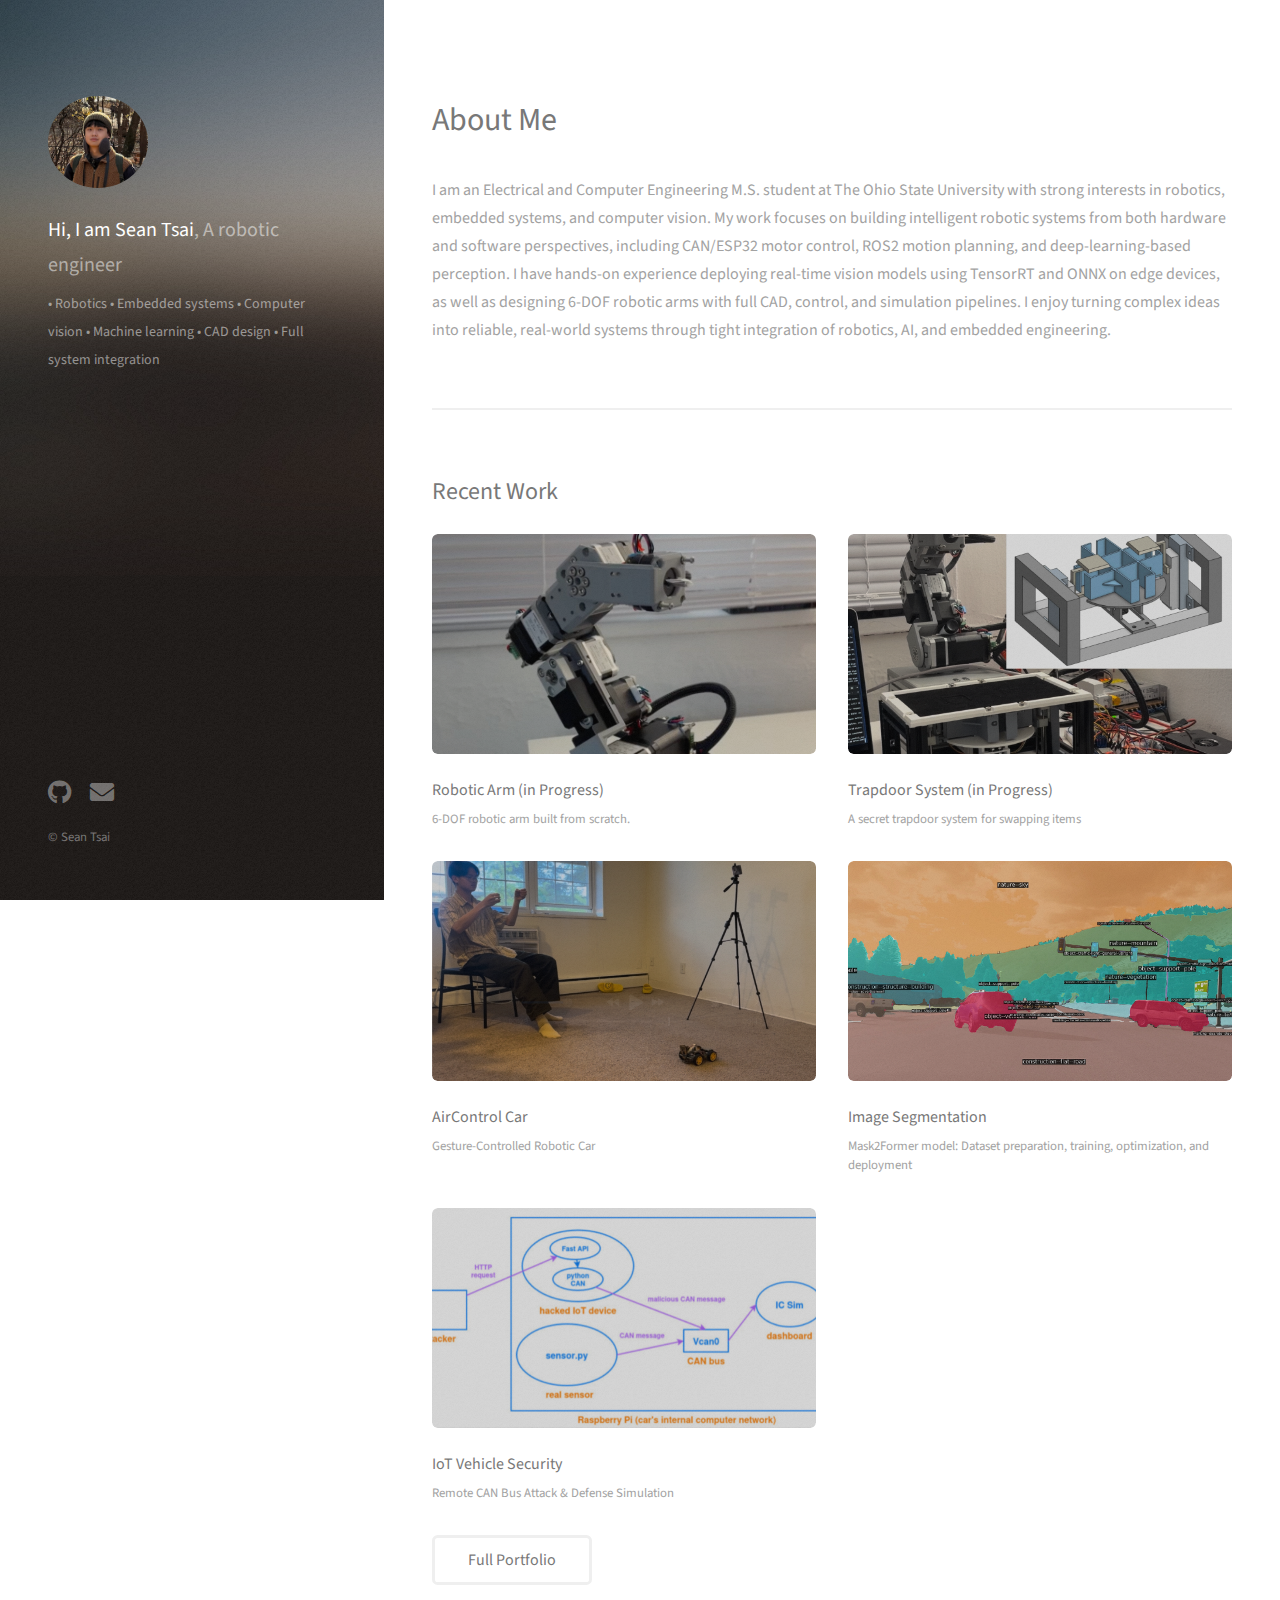
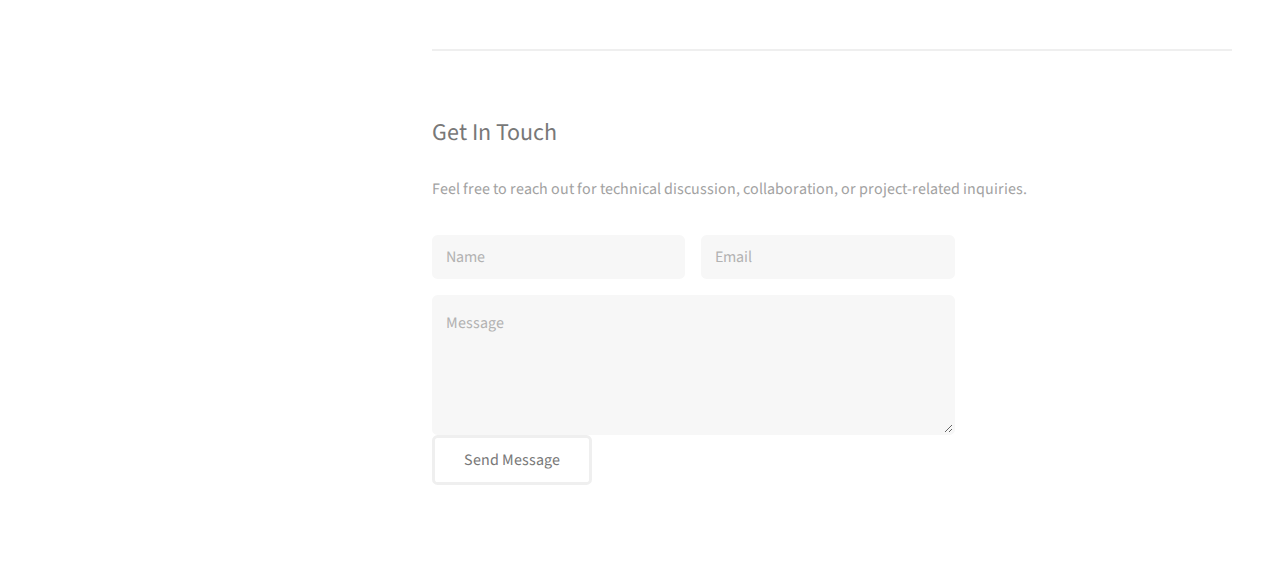
<file: index.html>
<!DOCTYPE HTML>
<!--
	Strata by HTML5 UP
	html5up.net | @ajlkn
	Free for personal and commercial use under the CCA 3.0 license (html5up.net/license)
-->
<html>
	<head>
		<title>Sean Tsai | Portfolio</title>
		<meta charset="utf-8" />
		<meta name="viewport" content="width=device-width, initial-scale=1, user-scalable=no" />
		<link rel="stylesheet" href="assets/css/main.css" />

		<!-- Google tag (gtag.js) -->
		<script async src="https://www.googletagmanager.com/gtag/js?id=G-9N0LFEJGGG"></script>
		<script>
			window.dataLayer = window.dataLayer || [];
			function gtag(){dataLayer.push(arguments);}
			gtag('js', new Date());

			gtag('config', 'G-9N0LFEJGGG');
		</script>
	</head>
	<body class="is-preload">

		<!-- Header -->
			<header id="header">
				<div class="inner">
					<a href="#" class="image avatar"><img src="images/big_head.png" alt="" /></a>
					<h1><strong>Hi, I am Sean Tsai</strong>, <br />
					A robotic engineer<br />
					<br />
					
					<div class="skill-list">
						• Robotics<br />
						• Embedded systems<br />
						• Computer vision<br />
						• Machine learning<br />
						• CAD design<br />
						• Full system integration<br />
					  </div>
					  

				</div>
			</header>

		<!-- Main -->
			<div id="main">

				<!-- One -->
					<section id="one">
						<header class="major">
							<h2>About Me <br />
							</h2> 
						</header>
						<p>I am an Electrical and Computer Engineering M.S. student at The Ohio State University with strong interests in robotics, embedded systems, and computer vision. My work focuses on building intelligent robotic systems from both hardware and software perspectives, including CAN/ESP32 motor control, ROS2 motion planning, and deep-learning-based perception. I have hands-on experience deploying real-time vision models using TensorRT and ONNX on edge devices, as well as designing 6-DOF robotic arms with full CAD, control, and simulation pipelines. I enjoy turning complex ideas into reliable, real-world systems through tight integration of robotics, AI, and embedded engineering.</p>
						<!--
						<ul class="actions">
							<li><a href="#" class="button">Learn More</a></li>
						</ul>
						-->

						<!--
						<h3>Work Experience</h3>
						<div class="experience">
							<div class="exp-item">
								<p>
								  <strong>Computer Vision Engineer Intern</strong><br />
								  ITRI (Industrial Technology Research Institute), Taiwan<br />
								  <span class="exp-date">Jun 2024 – Aug 2024</span>
								</p>
							  </div>
							  
							  <div class="exp-item">
								<p>
								  <strong>Research Assistant</strong><br />
								  National Taiwan Ocean University, EE Department<br />
								  <span class="exp-date">Aug 2023 – Oct 2023</span>
								</p>
							  </div>
							  
						</div>
						-->

					</section>

					  

				<!-- Two -->
					<section id="two">
						<h2>Recent Work</h2>
						<div class="row">
							<article class="col-6 col-12-xsmall work-item">
								<a href="project/dexter.html" class="image fit thumb"><img src="images/thumbs/dexter.png" alt="Dexter Robotic Arm" /></a>
								<h3>Robotic Arm (in Progress)</h3>
								<p>6-DOF robotic arm built from scratch.</p>
							</article>
							<article class="col-6 col-12-xsmall work-item">
								<a href="project/secret_desk.html" class="image fit thumb"><img src="images/thumbs/desk2.png" alt="Dexter Robotic Arm" /></a>
								<h3>Trapdoor System (in Progress)</h3>
								<p>A secret trapdoor system for swapping items</p>
							</article>
							<article class="col-6 col-12-xsmall work-item">
								<a href="project/aircontrolcar.html" class="image fit thumb"><img src="images/thumbs/aircontrolcar.png" alt="Dexter Robotic Arm" /></a>
								<h3>AirControl Car</h3>
								<p>Gesture-Controlled Robotic Car</p>
							</article>
							<article class="col-6 col-12-xsmall work-item">
								<a href="project/mask2former.html" class="image fit thumb"><img src="images/thumbs/mask2former.png" alt="Dexter Robotic Arm" /></a>
								<h3>Image Segmentation</h3>
								<h3></h3>
								<p>Mask2Former model: Dataset preparation, training, optimization, and deployment </p>
							</article>
							<article class="col-6 col-12-xsmall work-item">
								<a href="project/cyber.html" class="image fit thumb"><img src="images/thumbs/cyber.png" alt="Dexter Robotic Arm" /></a>
								<h3>IoT Vehicle Security</h3>
								<p>Remote CAN Bus Attack & Defense Simulation</p>

							</article>
							
							<!--
							<article class="col-6 col-12-xsmall work-item">
								<a href="images/fulls/05.jpg" class="image fit thumb"><img src="images/thumbs/05.jpg" alt="" /></a>
								<h3>Nunc enim commodo aliquet</h3>
								<p>Lorem ipsum dolor sit amet nisl sed nullam feugiat.</p>
							</article>
							<article class="col-6 col-12-xsmall work-item">
								<a href="images/fulls/06.jpg" class="image fit thumb"><img src="images/thumbs/06.jpg" alt="" /></a>
								<h3>Risus ornare lacinia</h3>
								<p>Lorem ipsum dolor sit amet nisl sed nullam feugiat.</p>
							</article>
							-->
						</div>
						<ul class="actions">
							<li><a href="#" class="button">Full Portfolio</a></li>
						</ul>
					</section>

				<!-- Three -->
				<section id="three">
					<h2>Get In Touch</h2>
					<p>Feel free to reach out for technical discussion, collaboration, or project-related inquiries.</p>
					<div class="row">
					  <div class="col-8 col-12-small">
				  
						<form method="POST" action="https://formspree.io/f/mqeejdgd">
						  <div class="row gtr-uniform gtr-50">
							<div class="col-6 col-12-xsmall">
							  <input type="text" name="name" id="name" placeholder="Name" required />
							</div>
							<div class="col-6 col-12-xsmall">
							  <input type="email" name="email" id="email" placeholder="Email" required />
							</div>
							<div class="col-12">
							  <textarea name="message" id="message" placeholder="Message" rows="4" required></textarea>
							</div>
						  </div>
				  
						  <ul class="actions">
							<li><input type="submit" value="Send Message" /></li>
						  </ul>
						</form>
				  
					  </div>
				  

				<!-- Four -->
				<!--
					<section id="four">
						<h2>Elements</h2>

						<section>
							<h4>Text</h4>
							<p>This is <b>bold</b> and this is <strong>strong</strong>. This is <i>italic</i> and this is <em>emphasized</em>.
							This is <sup>superscript</sup> text and this is <sub>subscript</sub> text.
							This is <u>underlined</u> and this is code: <code>for (;;) { ... }</code>. Finally, <a href="#">this is a link</a>.</p>
							<hr />
							<header>
								<h4>Heading with a Subtitle</h4>
								<p>Lorem ipsum dolor sit amet nullam id egestas urna aliquam</p>
							</header>
							<p>Nunc lacinia ante nunc ac lobortis. Interdum adipiscing gravida odio porttitor sem non mi integer non faucibus ornare mi ut ante amet placerat aliquet. Volutpat eu sed ante lacinia sapien lorem accumsan varius montes viverra nibh in adipiscing blandit tempus accumsan.</p>
							<header>
								<h5>Heading with a Subtitle</h5>
								<p>Lorem ipsum dolor sit amet nullam id egestas urna aliquam</p>
							</header>
							<p>Nunc lacinia ante nunc ac lobortis. Interdum adipiscing gravida odio porttitor sem non mi integer non faucibus ornare mi ut ante amet placerat aliquet. Volutpat eu sed ante lacinia sapien lorem accumsan varius montes viverra nibh in adipiscing blandit tempus accumsan.</p>
							<hr />
							<h2>Heading Level 2</h2>
							<h3>Heading Level 3</h3>
							<h4>Heading Level 4</h4>
							<h5>Heading Level 5</h5>
							<h6>Heading Level 6</h6>
							<hr />
							<h5>Blockquote</h5>
							<blockquote>Fringilla nisl. Donec accumsan interdum nisi, quis tincidunt felis sagittis eget tempus euismod. Vestibulum ante ipsum primis in faucibus vestibulum. Blandit adipiscing eu felis iaculis volutpat ac adipiscing accumsan faucibus. Vestibulum ante ipsum primis in faucibus lorem ipsum dolor sit amet nullam adipiscing eu felis.</blockquote>
							<h5>Preformatted</h5>
							<pre><code>i = 0;

while (!deck.isInOrder()) {
print 'Iteration ' + i;
deck.shuffle();
i++;
}

print 'It took ' + i + ' iterations to sort the deck.';</code></pre>
						</section>

						<section>
							<h4>Lists</h4>
							<div class="row">
								<div class="col-6 col-12-xsmall">
									<h5>Unordered</h5>
									<ul>
										<li>Dolor pulvinar etiam magna etiam.</li>
										<li>Sagittis adipiscing lorem eleifend.</li>
										<li>Felis enim feugiat dolore viverra.</li>
									</ul>
									<h5>Alternate</h5>
									<ul class="alt">
										<li>Dolor pulvinar etiam magna etiam.</li>
										<li>Sagittis adipiscing lorem eleifend.</li>
										<li>Felis enim feugiat dolore viverra.</li>
									</ul>
								</div>
								<div class="col-6 col-12-xsmall">
									<h5>Ordered</h5>
									<ol>
										<li>Dolor pulvinar etiam magna etiam.</li>
										<li>Etiam vel felis at lorem sed viverra.</li>
										<li>Felis enim feugiat dolore viverra.</li>
										<li>Dolor pulvinar etiam magna etiam.</li>
										<li>Etiam vel felis at lorem sed viverra.</li>
										<li>Felis enim feugiat dolore viverra.</li>
									</ol>
									<h5>Icons</h5>
									<ul class="icons">
										<li><a href="#" class="icon brands fa-twitter"><span class="label">Twitter</span></a></li>
										<li><a href="#" class="icon brands fa-facebook-f"><span class="label">Facebook</span></a></li>
										<li><a href="#" class="icon brands fa-instagram"><span class="label">Instagram</span></a></li>
										<li><a href="#" class="icon brands fa-github"><span class="label">Github</span></a></li>
										<li><a href="#" class="icon brands fa-dribbble"><span class="label">Dribbble</span></a></li>
										<li><a href="#" class="icon brands fa-tumblr"><span class="label">Tumblr</span></a></li>
									</ul>
								</div>
							</div>
							<h5>Actions</h5>
							<ul class="actions">
								<li><a href="#" class="button primary">Default</a></li>
								<li><a href="#" class="button">Default</a></li>
							</ul>
							<ul class="actions small">
								<li><a href="#" class="button primary small">Small</a></li>
								<li><a href="#" class="button small">Small</a></li>
							</ul>
							<div class="row">
								<div class="col-6 col-12-small">
									<ul class="actions stacked">
										<li><a href="#" class="button primary">Default</a></li>
										<li><a href="#" class="button">Default</a></li>
									</ul>
								</div>
								<div class="col-6 col-12-small">
									<ul class="actions stacked">
										<li><a href="#" class="button primary small">Small</a></li>
										<li><a href="#" class="button small">Small</a></li>
									</ul>
								</div>
								<div class="col-6 col-12-small">
									<ul class="actions stacked">
										<li><a href="#" class="button primary fit">Default</a></li>
										<li><a href="#" class="button fit">Default</a></li>
									</ul>
								</div>
								<div class="col-6 col-12-small">
									<ul class="actions stacked">
										<li><a href="#" class="button primary small fit">Small</a></li>
										<li><a href="#" class="button small fit">Small</a></li>
									</ul>
								</div>
							</div>
						</section>

						<section>
							<h4>Table</h4>
							<h5>Default</h5>
							<div class="table-wrapper">
								<table>
									<thead>
										<tr>
											<th>Name</th>
											<th>Description</th>
											<th>Price</th>
										</tr>
									</thead>
									<tbody>
										<tr>
											<td>Item One</td>
											<td>Ante turpis integer aliquet porttitor.</td>
											<td>29.99</td>
										</tr>
										<tr>
											<td>Item Two</td>
											<td>Vis ac commodo adipiscing arcu aliquet.</td>
											<td>19.99</td>
										</tr>
										<tr>
											<td>Item Three</td>
											<td> Morbi faucibus arcu accumsan lorem.</td>
											<td>29.99</td>
										</tr>
										<tr>
											<td>Item Four</td>
											<td>Vitae integer tempus condimentum.</td>
											<td>19.99</td>
										</tr>
										<tr>
											<td>Item Five</td>
											<td>Ante turpis integer aliquet porttitor.</td>
											<td>29.99</td>
										</tr>
									</tbody>
									<tfoot>
										<tr>
											<td colspan="2"></td>
											<td>100.00</td>
										</tr>
									</tfoot>
								</table>
							</div>

							<h5>Alternate</h5>
							<div class="table-wrapper">
								<table class="alt">
									<thead>
										<tr>
											<th>Name</th>
											<th>Description</th>
											<th>Price</th>
										</tr>
									</thead>
									<tbody>
										<tr>
											<td>Item One</td>
											<td>Ante turpis integer aliquet porttitor.</td>
											<td>29.99</td>
										</tr>
										<tr>
											<td>Item Two</td>
											<td>Vis ac commodo adipiscing arcu aliquet.</td>
											<td>19.99</td>
										</tr>
										<tr>
											<td>Item Three</td>
											<td> Morbi faucibus arcu accumsan lorem.</td>
											<td>29.99</td>
										</tr>
										<tr>
											<td>Item Four</td>
											<td>Vitae integer tempus condimentum.</td>
											<td>19.99</td>
										</tr>
										<tr>
											<td>Item Five</td>
											<td>Ante turpis integer aliquet porttitor.</td>
											<td>29.99</td>
										</tr>
									</tbody>
									<tfoot>
										<tr>
											<td colspan="2"></td>
											<td>100.00</td>
										</tr>
									</tfoot>
								</table>
							</div>
						</section>

						<section>
							<h4>Buttons</h4>
							<ul class="actions">
								<li><a href="#" class="button primary">Primary</a></li>
								<li><a href="#" class="button">Default</a></li>
							</ul>
							<ul class="actions">
								<li><a href="#" class="button large">Large</a></li>
								<li><a href="#" class="button">Default</a></li>
								<li><a href="#" class="button small">Small</a></li>
							</ul>
							<ul class="actions fit">
								<li><a href="#" class="button primary fit">Fit</a></li>
								<li><a href="#" class="button fit">Fit</a></li>
							</ul>
							<ul class="actions fit small">
								<li><a href="#" class="button primary fit small">Fit + Small</a></li>
								<li><a href="#" class="button fit small">Fit + Small</a></li>
							</ul>
							<ul class="actions">
								<li><a href="#" class="button primary icon solid fa-download">Icon</a></li>
								<li><a href="#" class="button icon solid fa-download">Icon</a></li>
							</ul>
							<ul class="actions">
								<li><span class="button primary disabled">Primary</span></li>
								<li><span class="button disabled">Default</span></li>
							</ul>
						</section>

						<section>
							<h4>Form</h4>
							<form method="post" action="#">
								<div class="row gtr-uniform gtr-50">
									<div class="col-6 col-12-xsmall">
										<input type="text" name="demo-name" id="demo-name" value="" placeholder="Name" />
									</div>
									<div class="col-6 col-12-xsmall">
										<input type="email" name="demo-email" id="demo-email" value="" placeholder="Email" />
									</div>
									<div class="col-12">
										<select name="demo-category" id="demo-category">
											<option value="">- Category -</option>
											<option value="1">Manufacturing</option>
											<option value="1">Shipping</option>
											<option value="1">Administration</option>
											<option value="1">Human Resources</option>
										</select>
									</div>
									<div class="col-4 col-12-small">
										<input type="radio" id="demo-priority-low" name="demo-priority" checked>
										<label for="demo-priority-low">Low Priority</label>
									</div>
									<div class="col-4 col-12-small">
										<input type="radio" id="demo-priority-normal" name="demo-priority">
										<label for="demo-priority-normal">Normal Priority</label>
									</div>
									<div class="col-4 col-12-small">
										<input type="radio" id="demo-priority-high" name="demo-priority">
										<label for="demo-priority-high">High Priority</label>
									</div>
									<div class="col-6 col-12-small">
										<input type="checkbox" id="demo-copy" name="demo-copy">
										<label for="demo-copy">Email me a copy of this message</label>
									</div>
									<div class="col-6 col-12-small">
										<input type="checkbox" id="demo-human" name="demo-human" checked>
										<label for="demo-human">I am a human and not a robot</label>
									</div>
									<div class="col-12">
										<textarea name="demo-message" id="demo-message" placeholder="Enter your message" rows="6"></textarea>
									</div>
									<div class="col-12">
										<ul class="actions">
											<li><input type="submit" value="Send Message" class="primary" /></li>
											<li><input type="reset" value="Reset" /></li>
										</ul>
									</div>
								</div>
							</form>
						</section>

						<section>
							<h4>Image</h4>
							<h5>Fit</h5>
							<div class="box alt">
								<div class="row gtr-50 gtr-uniform">
									<div class="col-12"><span class="image fit"><img src="images/fulls/05.jpg" alt="" /></span></div>
									<div class="col-4"><span class="image fit"><img src="images/thumbs/01.jpg" alt="" /></span></div>
									<div class="col-4"><span class="image fit"><img src="images/thumbs/02.jpg" alt="" /></span></div>
									<div class="col-4"><span class="image fit"><img src="images/thumbs/03.jpg" alt="" /></span></div>
									<div class="col-4"><span class="image fit"><img src="images/thumbs/04.jpg" alt="" /></span></div>
									<div class="col-4"><span class="image fit"><img src="images/thumbs/05.jpg" alt="" /></span></div>
									<div class="col-4"><span class="image fit"><img src="images/thumbs/06.jpg" alt="" /></span></div>
									<div class="col-4"><span class="image fit"><img src="images/thumbs/03.jpg" alt="" /></span></div>
									<div class="col-4"><span class="image fit"><img src="images/thumbs/02.jpg" alt="" /></span></div>
									<div class="col-4"><span class="image fit"><img src="images/thumbs/01.jpg" alt="" /></span></div>
								</div>
							</div>
							<h5>Left &amp; Right</h5>
							<p><span class="image left"><img src="images/avatar.jpg" alt="" /></span>Fringilla nisl. Donec accumsan interdum nisi, quis tincidunt felis sagittis eget. tempus euismod. Vestibulum ante ipsum primis in faucibus vestibulum. Blandit adipiscing eu felis iaculis volutpat ac adipiscing accumsan eu faucibus. Integer ac pellentesque praesent tincidunt felis sagittis eget. tempus euismod. Vestibulum ante ipsum primis in faucibus vestibulum. Blandit adipiscing eu felis iaculis volutpat ac adipiscing accumsan eu faucibus. Integer ac pellentesque praesent. Donec accumsan interdum nisi, quis tincidunt felis sagittis eget. tempus euismod. Vestibulum ante ipsum primis in faucibus vestibulum. Blandit adipiscing eu felis iaculis volutpat ac adipiscing accumsan eu faucibus. Integer ac pellentesque praesent tincidunt felis sagittis eget. tempus euismod. Vestibulum ante ipsum primis in faucibus vestibulum. Blandit adipiscing eu felis iaculis volutpat ac adipiscing accumsan eu faucibus. Integer ac pellentesque praesent.</p>
							<p><span class="image right"><img src="images/avatar.jpg" alt="" /></span>Fringilla nisl. Donec accumsan interdum nisi, quis tincidunt felis sagittis eget. tempus euismod. Vestibulum ante ipsum primis in faucibus vestibulum. Blandit adipiscing eu felis iaculis volutpat ac adipiscing accumsan eu faucibus. Integer ac pellentesque praesent tincidunt felis sagittis eget. tempus euismod. Vestibulum ante ipsum primis in faucibus vestibulum. Blandit adipiscing eu felis iaculis volutpat ac adipiscing accumsan eu faucibus. Integer ac pellentesque praesent. Donec accumsan interdum nisi, quis tincidunt felis sagittis eget. tempus euismod. Vestibulum ante ipsum primis in faucibus vestibulum. Blandit adipiscing eu felis iaculis volutpat ac adipiscing accumsan eu faucibus. Integer ac pellentesque praesent tincidunt felis sagittis eget. tempus euismod. Vestibulum ante ipsum primis in faucibus vestibulum. Blandit adipiscing eu felis iaculis volutpat ac adipiscing accumsan eu faucibus. Integer ac pellentesque praesent.</p>
						</section>

					</section>
				-->

			</div>

		<!-- Footer -->
			<footer id="footer">
				<div class="inner">
					<ul class="icons">
						<!-- li><a href="#" class="icon brands fa-twitter"><span class="label">Twitter</span></a></li> -->
						<li><a href="https://github.com/SeanTsai062025" class="icon brands fa-github"><span class="label">Github</span></a></li>
						<!-- <li><a href="#" class="icon brands fa-dribbble"><span class="label">Dribbble</span></a></li> -->
						<li><a href="mailto:tsai.654@osu.edu" class="icon solid fa-envelope"><span class="label">Email</span></a></li>
					</ul>
					<ul class="copyright">
						<li>&copy; Sean Tsai</li>
					</ul>
				</div>
			</footer>

		<!-- Scripts -->
			<script src="assets/js/jquery.min.js"></script>
			<!-- <script src="assets/js/jquery.poptrox.min.js"></script>-->
			<script src="assets/js/browser.min.js"></script>
			<script src="assets/js/breakpoints.min.js"></script>
			<script src="assets/js/util.js"></script>
			<script src="assets/js/main.js"></script>

	</body>
</html>
</file>
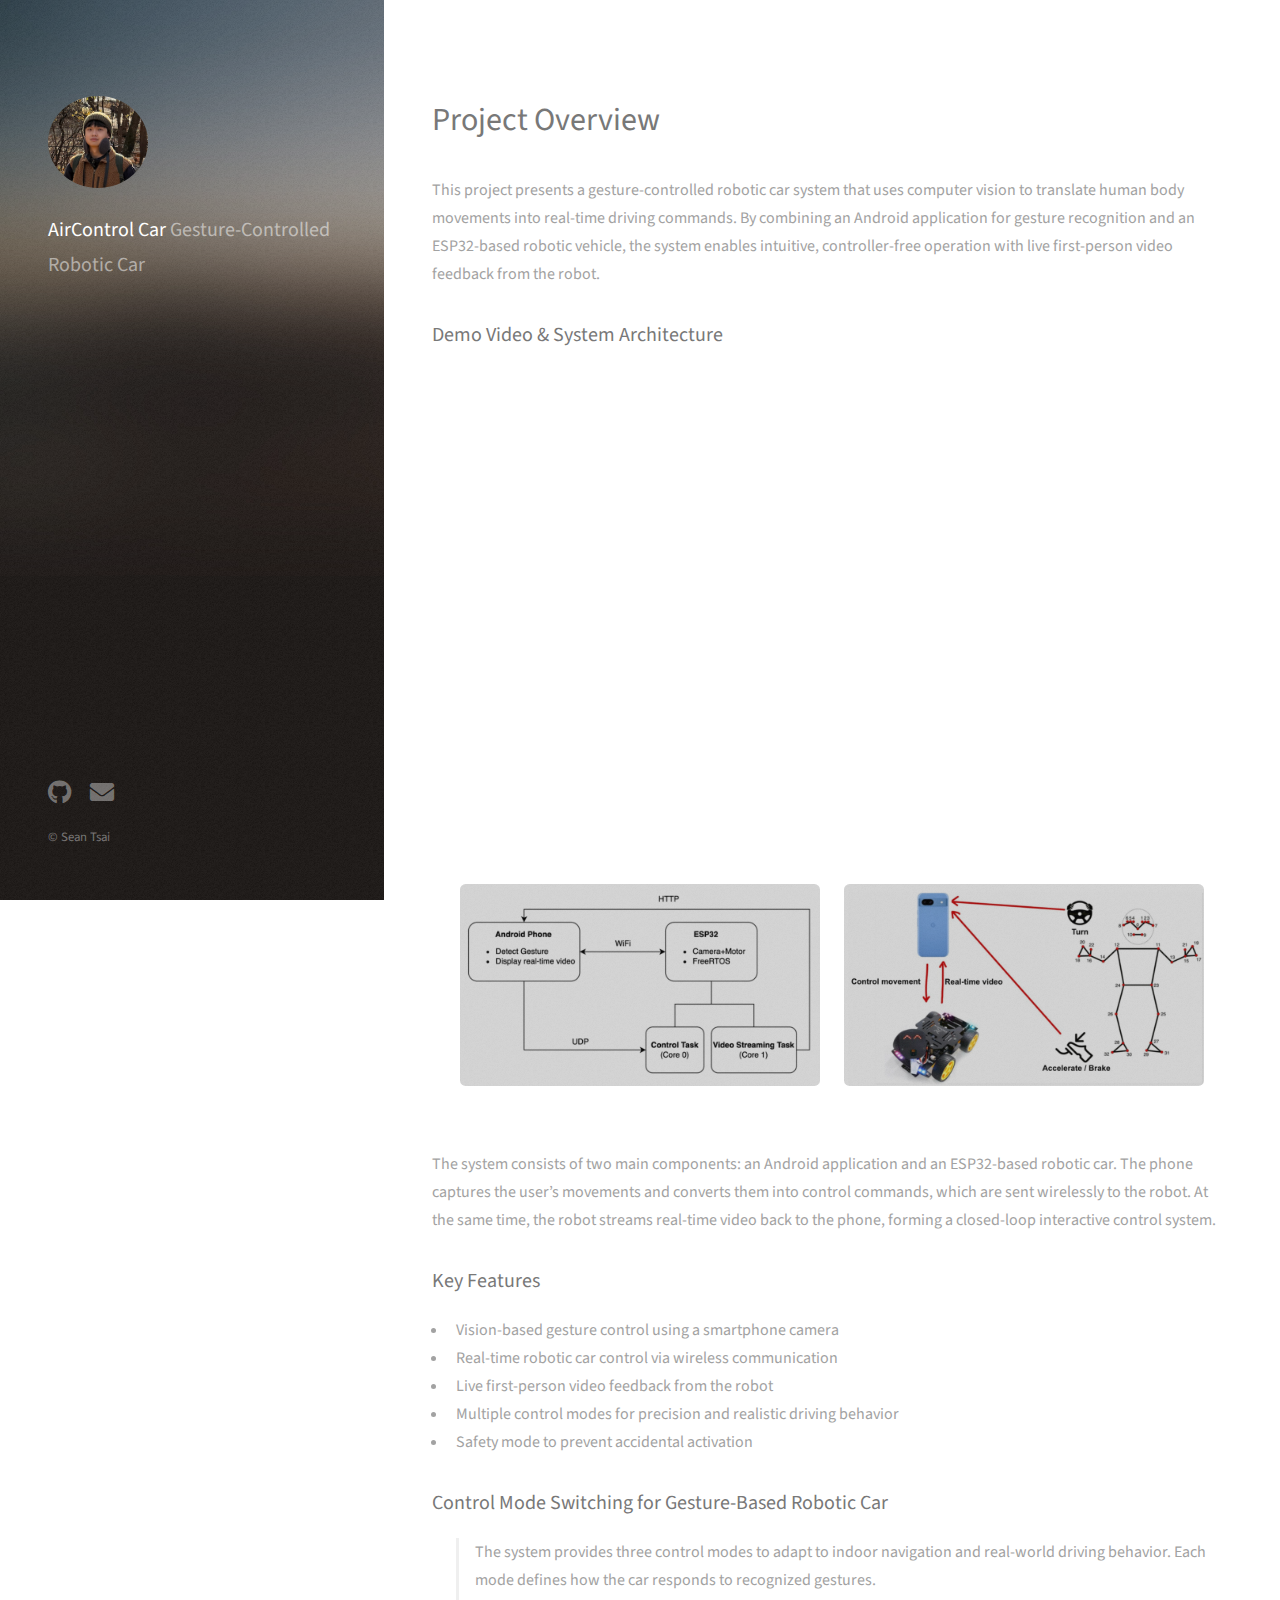
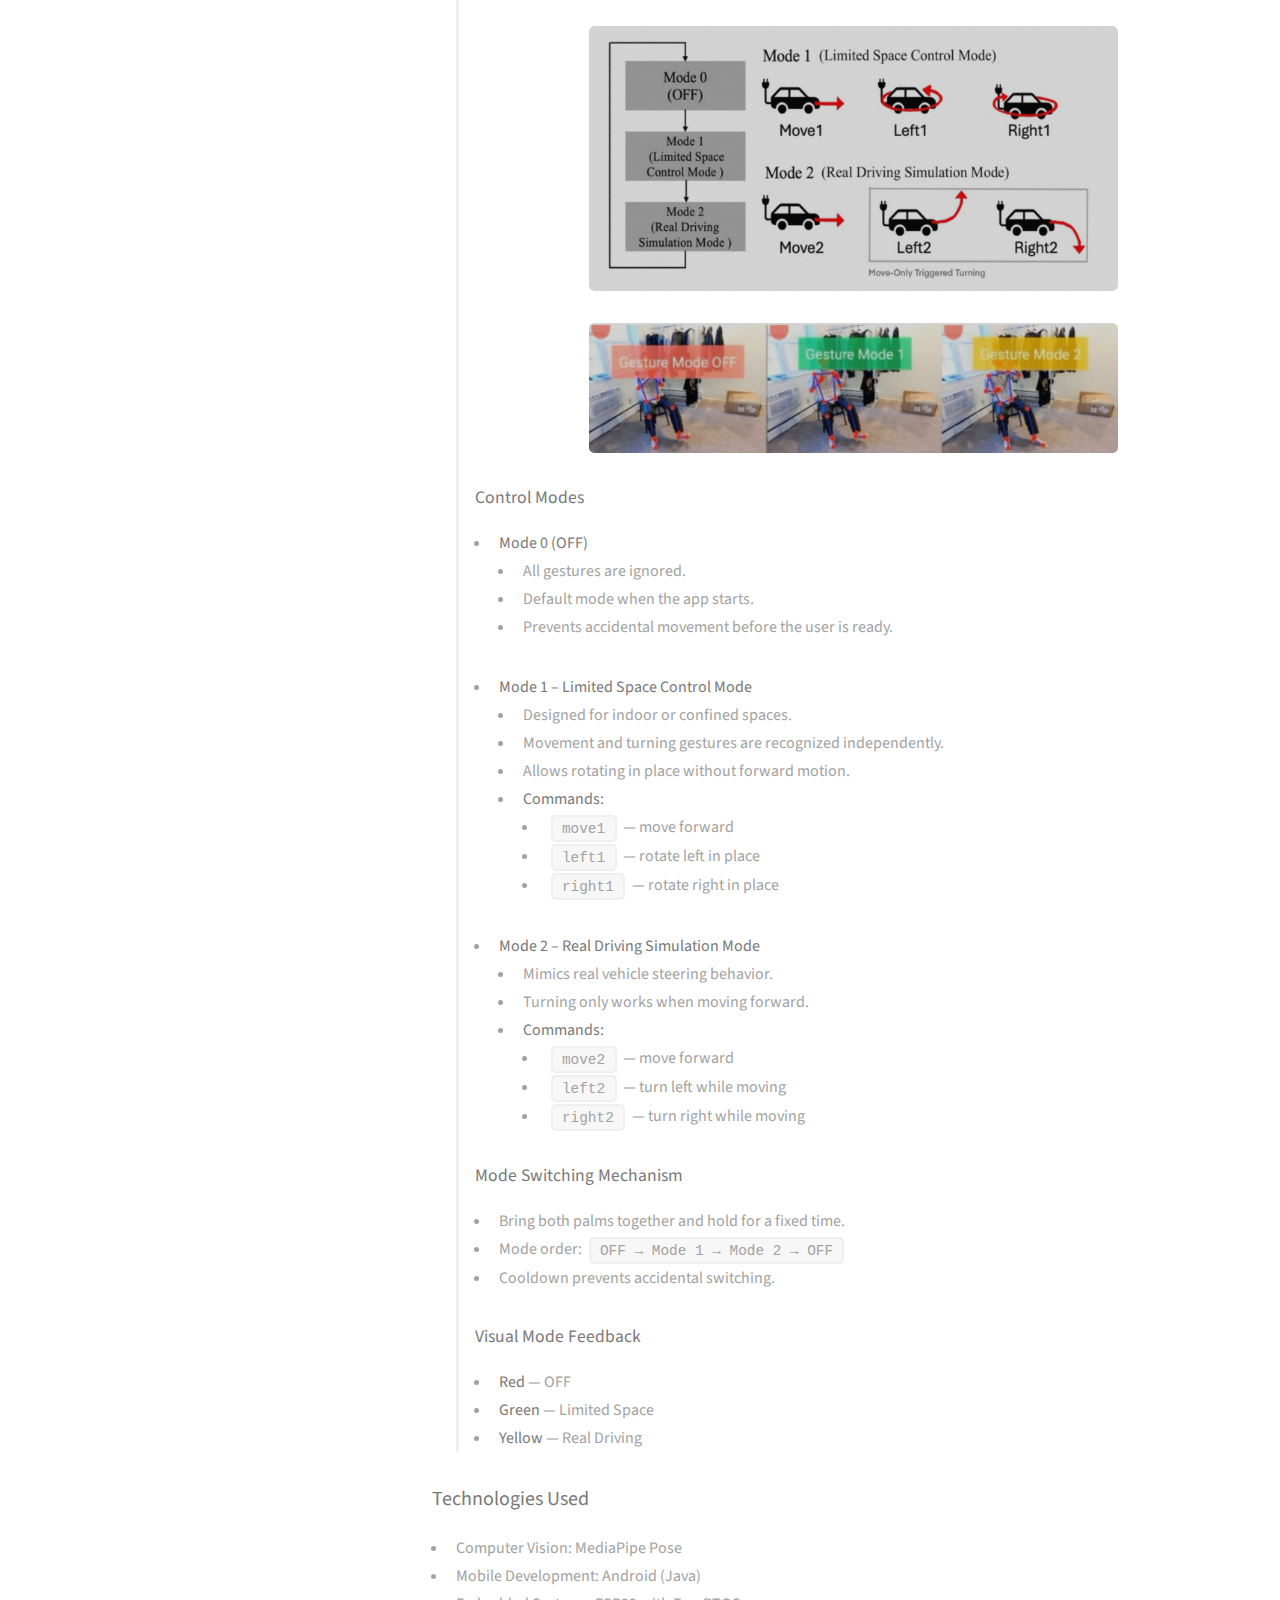
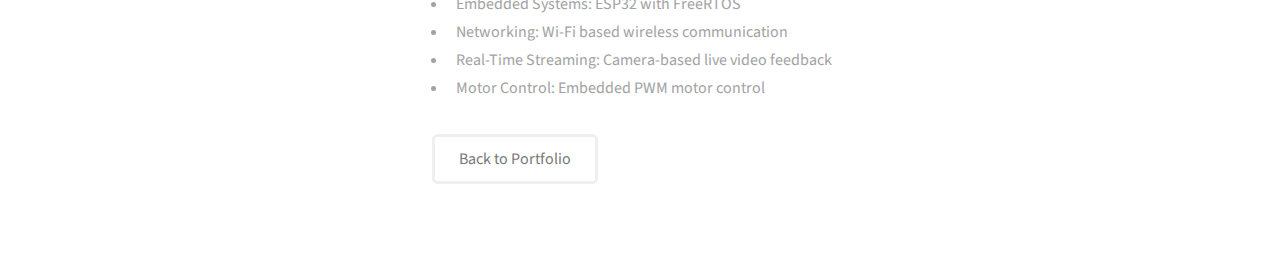
<file: project/aircontrolcar.html>
<!DOCTYPE HTML>
<html>
  <head>
    <title>Dexter Robotic Arm | Sean Tsai</title>
    <meta charset="utf-8" />
    <meta name="viewport" content="width=device-width, initial-scale=1, user-scalable=no" />
    <link rel="stylesheet" href="../assets/css/main.css" />

    <!-- Google tag (gtag.js) -->
    <script async src="https://www.googletagmanager.com/gtag/js?id=G-9N0LFEJGGG"></script>
    <script>
      window.dataLayer = window.dataLayer || [];
      function gtag(){dataLayer.push(arguments);}
      gtag('js', new Date());

      gtag('config', 'G-9N0LFEJGGG');
    </script>


  </head>
  <body class="is-preload">

    <!-- Header (same style) -->
    <header id="header">
      <div class="inner">
        <a href="../index.html" class="image avatar">
          <img src="../images/big_head.png" alt="" />
        </a>
        <h1>
          <strong> AirControl Car</strong><br />
          Gesture-Controlled Robotic Car
        </h1>
      </div>
    </header>

    <!-- Main -->
    <div id="main">

      <section id="one">
        <header class="major">
          <h2>Project Overview</h2>
        </header>
      
        <p>
          This project presents a gesture-controlled robotic car system that uses computer vision to
          translate human body movements into real-time driving commands. By combining an Android
          application for gesture recognition and an ESP32-based robotic vehicle, the system enables
          intuitive, controller-free operation with live first-person video feedback from the robot.
        </p>
      
        
      
        <h3>Demo Video & System Architecture</h3>
        <div style="display: flex; gap: 1em;">

          <div class="video-box">

            <!-- Video on top -->
            <div class="video">
              <iframe width="560" height="315" src="https://www.youtube.com/embed/MggM2B_mLns?si=wgC6J9AE_y2rGDmp" title="YouTube video player" frameborder="0" allow="accelerometer; autoplay; clipboard-write; encrypted-media; gyroscope; picture-in-picture; web-share" referrerpolicy="strict-origin-when-cross-origin" allowfullscreen></iframe>
            </div>
          
            <!-- Images below, side by side -->
            <div class="image-row">
              <span class="image fit">
                <img src="../images/fulls/air_archi.png" alt="Architecture" />
              </span>
          
              <span class="image fit">
                <img src="../images/fulls/air_archi2.png" alt="Architecture" />
              </span>
            </div>
          
          </div>

          
          
          
          
        
        </div>
        
        

        <p>
          The system consists of two main components: an Android application and an ESP32-based robotic car.
          The phone captures the user’s movements and converts them into control commands, which are sent
          wirelessly to the robot. At the same time, the robot streams real-time video back to the phone,
          forming a closed-loop interactive control system.
        </p>
      
        
        
        <h3>Key Features</h3>
        <ul>
          <li>Vision-based gesture control using a smartphone camera</li>
          <li>Real-time robotic car control via wireless communication</li>
          <li>Live first-person video feedback from the robot</li>
          <li>Multiple control modes for precision and realistic driving behavior</li>
          <li>Safety mode to prevent accidental activation</li>
        </ul>

        <section id="control-modes">

          <h3>Control Mode Switching for Gesture-Based Robotic Car</h3>
        
          <div class="mode-content">
            <p>
              The system provides three control modes to adapt to indoor navigation and real-world driving behavior.
              Each mode defines how the car responds to recognized gestures.
            </p>

            <div class="image-small">
              <span class="image fit">
                <img src="../images/fulls/air_archi3.png" alt="Dexter overview" />
              </span>
            </div>
            
            <div class="image-small">
              <span class="image fit">
                <img src="../images/fulls/air_archi4.png" alt="Dexter overview" />
              </span>
            </div>
            
        
            <h4>Control Modes</h4>
            <ul>
              <li>
                <strong>Mode 0 (OFF)</strong>
                <ul>
                  <li>All gestures are ignored.</li>
                  <li>Default mode when the app starts.</li>
                  <li>Prevents accidental movement before the user is ready.</li>
                </ul>
              </li>
        
              <li>
                <strong>Mode 1 – Limited Space Control Mode</strong>
                <ul>
                  <li>Designed for indoor or confined spaces.</li>
                  <li>Movement and turning gestures are recognized independently.</li>
                  <li>Allows rotating in place without forward motion.</li>
                  <li>
                    <strong>Commands:</strong>
                    <ul>
                      <li><code>move1</code> — move forward</li>
                      <li><code>left1</code> — rotate left in place</li>
                      <li><code>right1</code> — rotate right in place</li>
                    </ul>
                  </li>
                </ul>
              </li>
        
              <li>
                <strong>Mode 2 – Real Driving Simulation Mode</strong>
                <ul>
                  <li>Mimics real vehicle steering behavior.</li>
                  <li>Turning only works when moving forward.</li>
                  <li>
                    <strong>Commands:</strong>
                    <ul>
                      <li><code>move2</code> — move forward</li>
                      <li><code>left2</code> — turn left while moving</li>
                      <li><code>right2</code> — turn right while moving</li>
                    </ul>
                  </li>
                </ul>
              </li>
            </ul>
        
            <h4>Mode Switching Mechanism</h4>
            <ul>
              <li>Bring both palms together and hold for a fixed time.</li>
              <li>Mode order: <code>OFF → Mode 1 → Mode 2 → OFF</code></li>
              <li>Cooldown prevents accidental switching.</li>
            </ul>
        
            <h4>Visual Mode Feedback</h4>
            <ul>
              <li><strong>Red</strong> — OFF</li>
              <li><strong>Green</strong> — Limited Space</li>
              <li><strong>Yellow</strong> — Real Driving</li>
            </ul>
          </div>
        
        </section>
        
        
      
        <h3>Technologies Used</h3>
        <ul>
          <li>Computer Vision: MediaPipe Pose</li>
          <li>Mobile Development: Android (Java)</li>
          <li>Embedded Systems: ESP32 with FreeRTOS</li>
          <li>Networking: Wi-Fi based wireless communication</li>
          <li>Real-Time Streaming: Camera-based live video feedback</li>
          <li>Motor Control: Embedded PWM motor control</li>
        </ul>
      
        
      
        
      
        <ul class="actions">
          <li><a href="../index.html#two" class="button">Back to Portfolio</a></li>
          <!-- <li><a href="https://github.com/SeanTsai062025" class="button primary">GitHub</a></li> -->
        </ul>
      </section>
      

    </div>

    <!-- Footer -->
    <footer id="footer">
      <div class="inner">
        <ul class="icons">
          <li><a href="#" class="icon brands fa-github"><span class="label">Github</span></a></li>
          <li><a href="#" class="icon solid fa-envelope"><span class="label">Email</span></a></li>
        </ul>
        <ul class="copyright">
          <li>&copy; Sean Tsai</li>
          
        </ul>
      </div>
    </footer>

    <!-- Scripts -->
    <script src="../assets/js/jquery.min.js"></script>
    <script src="../assets/js/browser.min.js"></script>
    <script src="../assets/js/breakpoints.min.js"></script>
    <script src="../assets/js/util.js"></script>
    <script src="../assets/js/main.js"></script>
  </body>
</html>
</file>
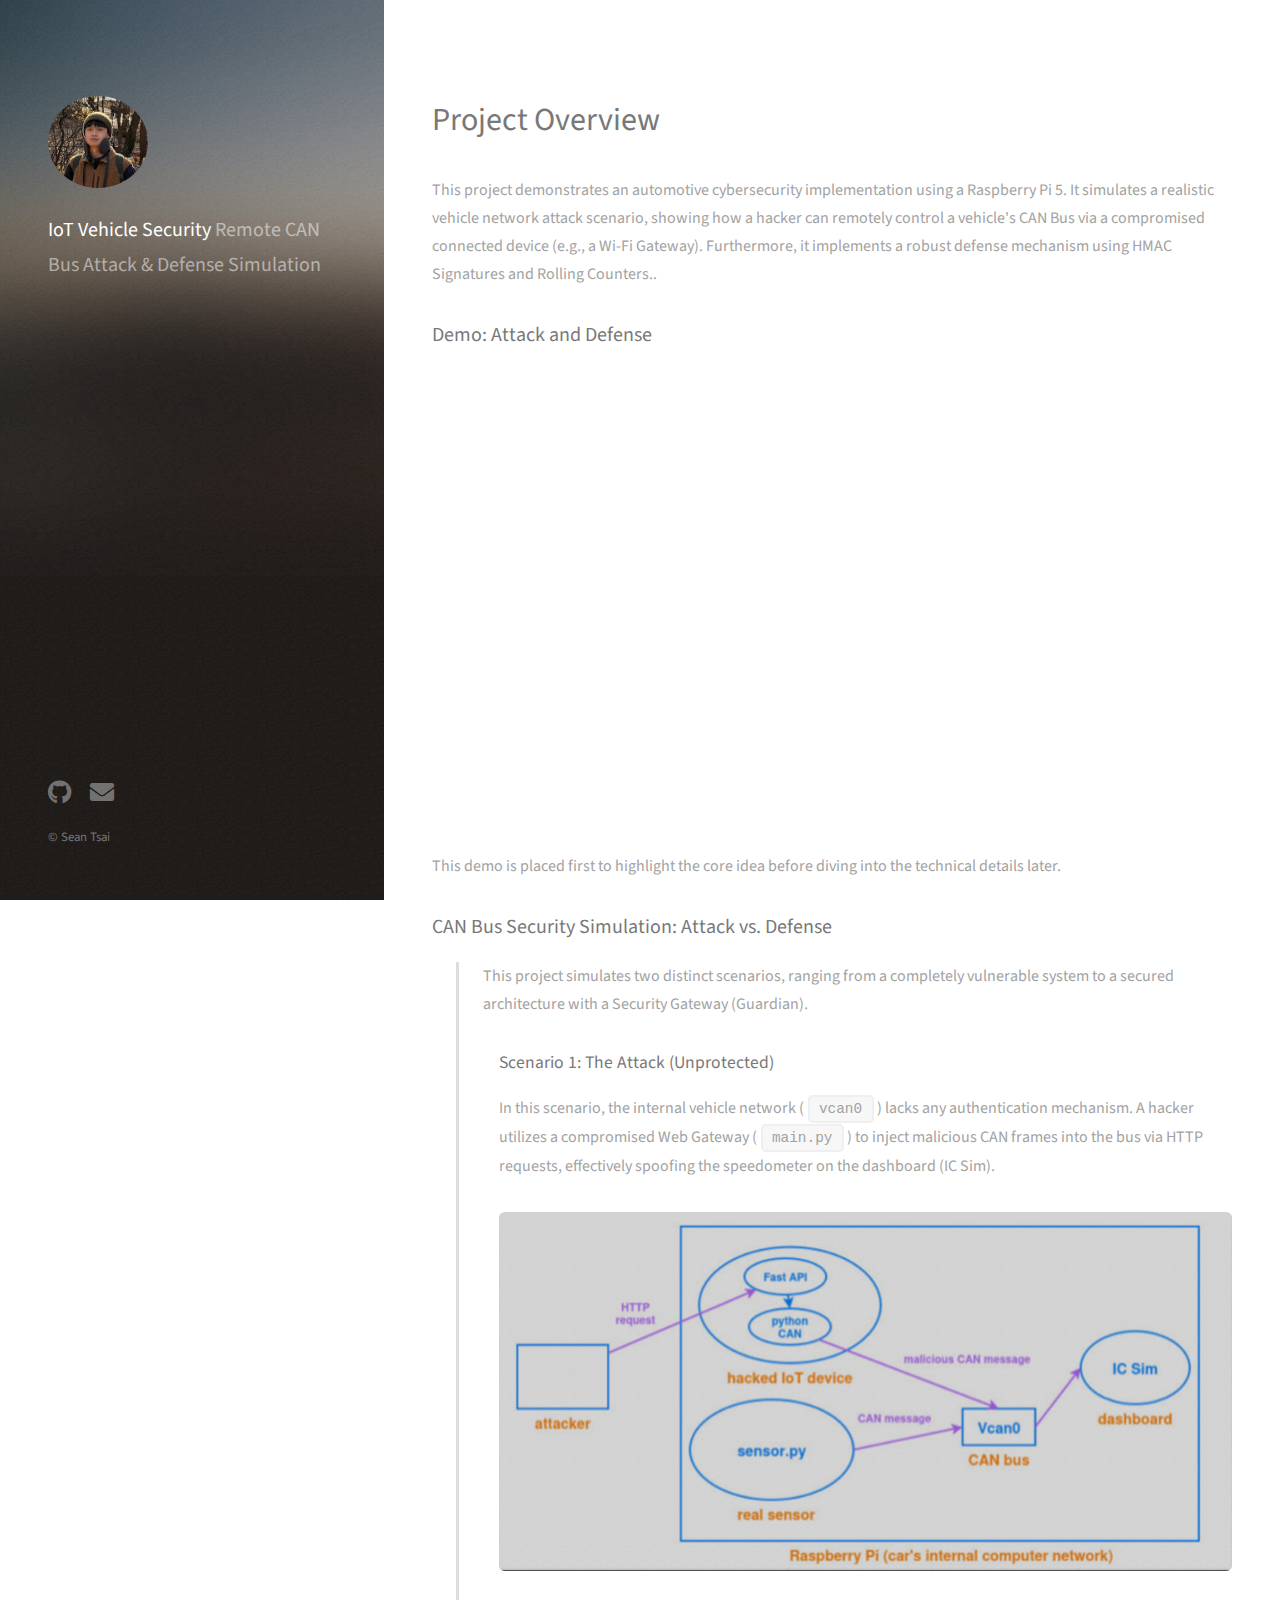
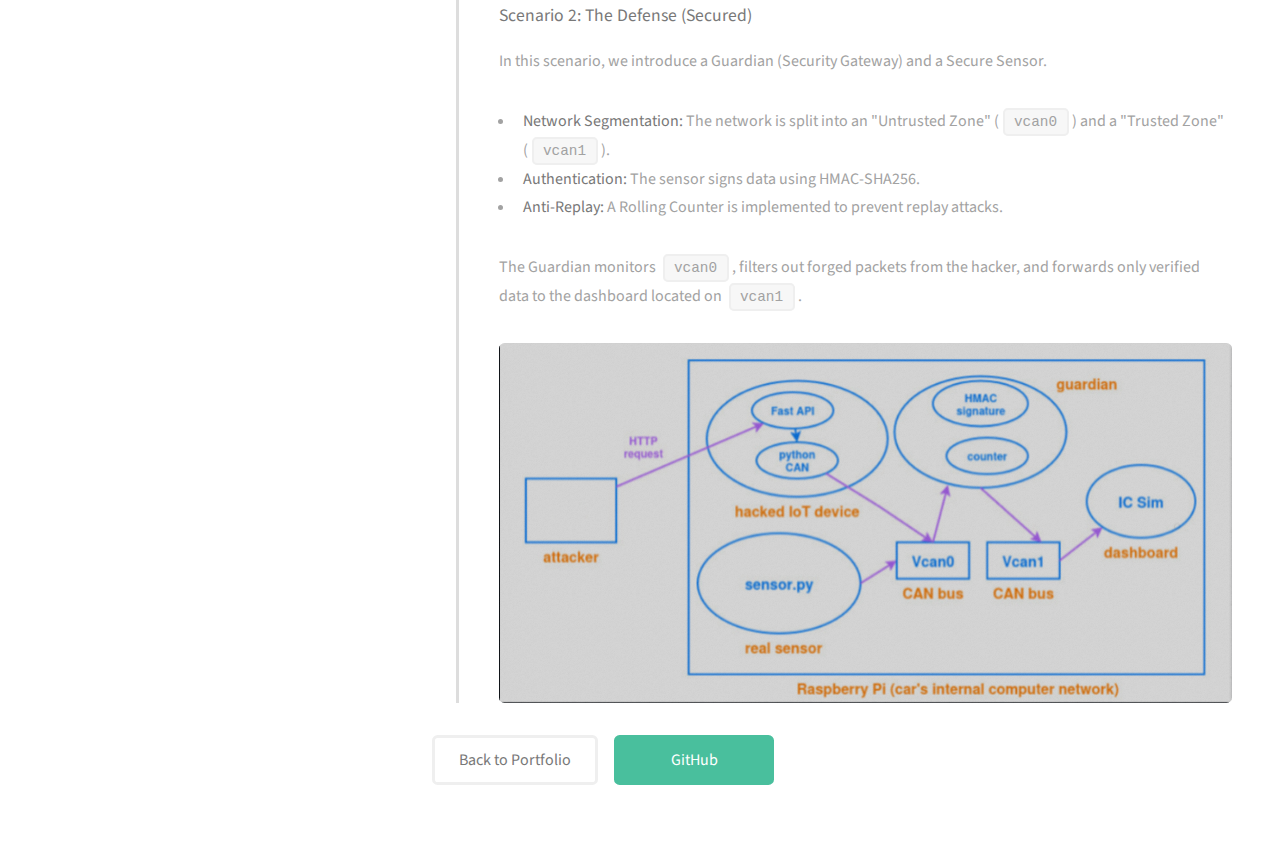
<file: project/cyber.html>
<!DOCTYPE HTML>
<html>
  <head>
    <title>Dexter Robotic Arm | Sean Tsai</title>
    <meta charset="utf-8" />
    <meta name="viewport" content="width=device-width, initial-scale=1, user-scalable=no" />
    <link rel="stylesheet" href="../assets/css/main.css" />

    <!-- Google tag (gtag.js) -->
    <script async src="https://www.googletagmanager.com/gtag/js?id=G-9N0LFEJGGG"></script>
    <script>
      window.dataLayer = window.dataLayer || [];
      function gtag(){dataLayer.push(arguments);}
      gtag('js', new Date());

      gtag('config', 'G-9N0LFEJGGG');
    </script>

  </head>
  <body class="is-preload">

    <!-- Header (same style) -->
    <header id="header">
      <div class="inner">
        <a href="../index.html" class="image avatar">
          <img src="../images/big_head.png" alt="" />
        </a>
        <h1>
          <strong> IoT Vehicle Security</strong><br />
          Remote CAN Bus Attack & Defense Simulation
        </h1>
      </div>
    </header>

    <!-- Main -->
    <div id="main">

      <section id="one">
        <header class="major">
          <h2>Project Overview</h2>
        </header>
      
        <p>
          This project demonstrates an automotive cybersecurity implementation using a Raspberry Pi 5. It simulates a realistic vehicle network attack scenario, showing how a hacker can remotely control a vehicle's CAN Bus via a compromised connected device (e.g., a Wi-Fi Gateway). Furthermore, it implements a robust defense mechanism using HMAC Signatures and Rolling Counters..
        </p>

        <h3>Demo: Attack and Defense</h3>
        
        
        <div class="videocyber">
          <iframe width="560" height="315" src="https://www.youtube.com/embed/MUriTMXM61s?si=guJNciTjrE_eyk9e" title="YouTube video player" frameborder="0" allow="accelerometer; autoplay; clipboard-write; encrypted-media; gyroscope; picture-in-picture; web-share" referrerpolicy="strict-origin-when-cross-origin" allowfullscreen></iframe>

        </div>

          
          This demo is placed first to highlight the core idea before diving into the technical details later.
        </p>
        
        
        <h3>CAN Bus Security Simulation: Attack vs. Defense</h3>

        <div class="scenario-block">
          <p>
            This project simulates two distinct scenarios, ranging from a completely vulnerable system
            to a secured architecture with a Security Gateway (Guardian).
          </p>

          <div class="scenario-item">
            <h4><strong>Scenario 1: The Attack (Unprotected)</strong></h4>
            <p>
              In this scenario, the internal vehicle network (<code>vcan0</code>) lacks any authentication mechanism.
              A hacker utilizes a compromised Web Gateway (<code>main.py</code>) to inject malicious CAN frames into the bus
              via HTTP requests, effectively spoofing the speedometer on the dashboard (IC Sim).
            </p>

            <!-- Image placeholder -->
            <span class="image fit"><img src="../images/fulls/cyber_1.png" alt="Scenario 1 diagram" /></span>
          </div>

          <div class="scenario-item">
            <h4><strong>Scenario 2: The Defense (Secured)</strong></h4>
            <p>
              In this scenario, we introduce a Guardian (Security Gateway) and a Secure Sensor.
            </p>

            <ul>
              <li>
                <strong>Network Segmentation:</strong>
                The network is split into an "Untrusted Zone" (<code>vcan0</code>) and a "Trusted Zone" (<code>vcan1</code>).
              </li>
              <li>
                <strong>Authentication:</strong>
                The sensor signs data using HMAC-SHA256.
              </li>
              <li>
                <strong>Anti-Replay:</strong>
                A Rolling Counter is implemented to prevent replay attacks.
              </li>
            </ul>

            <p>
              The Guardian monitors <code>vcan0</code>, filters out forged packets from the hacker,
              and forwards only verified data to the dashboard located on <code>vcan1</code>.
            </p>

            <!-- Image placeholder -->
            <span class="image fit"><img src="../images/fulls/cyber_2.png" alt="Scenario 2 diagram" /></span>
          </div>
        </div>

        
        
        
        
        
        
        


        
        
        
        
         
        
        
     
      
        
      
        
      
        <ul class="actions">
          <li><a href="../index.html#two" class="button">Back to Portfolio</a></li>
          <li><a href="https://github.com/SeanTsai062025/CANbus_security_attack_defense_demo" class="button primary">GitHub</a></li>
        </ul>
      </section>
      

    </div>

    <!-- Footer -->
    <footer id="footer">
      <div class="inner">
        <ul class="icons">
          <li><a href="#" class="icon brands fa-github"><span class="label">Github</span></a></li>
          <li><a href="#" class="icon solid fa-envelope"><span class="label">Email</span></a></li>
        </ul>
        <ul class="copyright">
          <li>&copy; Sean Tsai</li>
          
        </ul>
      </div>
    </footer>

    <!-- Scripts -->
    <script src="../assets/js/jquery.min.js"></script>
    <script src="../assets/js/browser.min.js"></script>
    <script src="../assets/js/breakpoints.min.js"></script>
    <script src="../assets/js/util.js"></script>
    <script src="../assets/js/main.js"></script>
  </body>
</html>
</file>
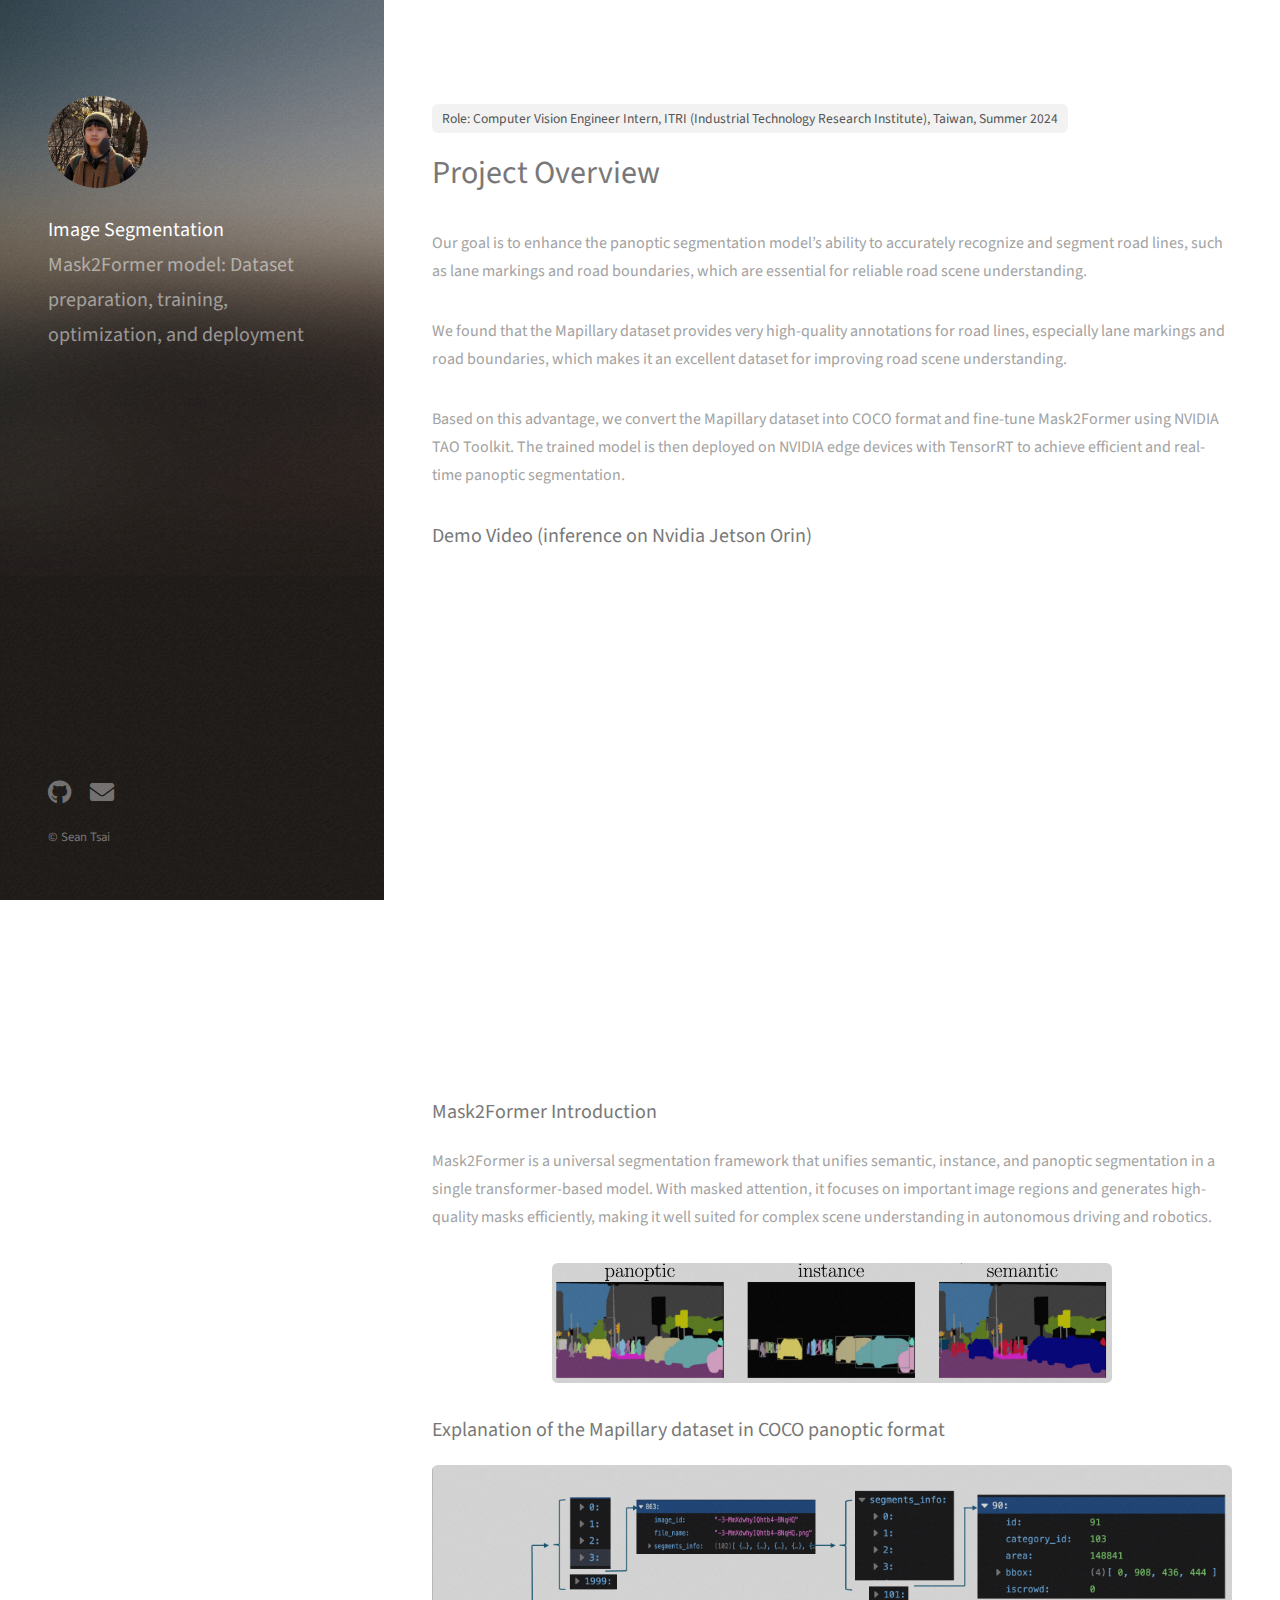
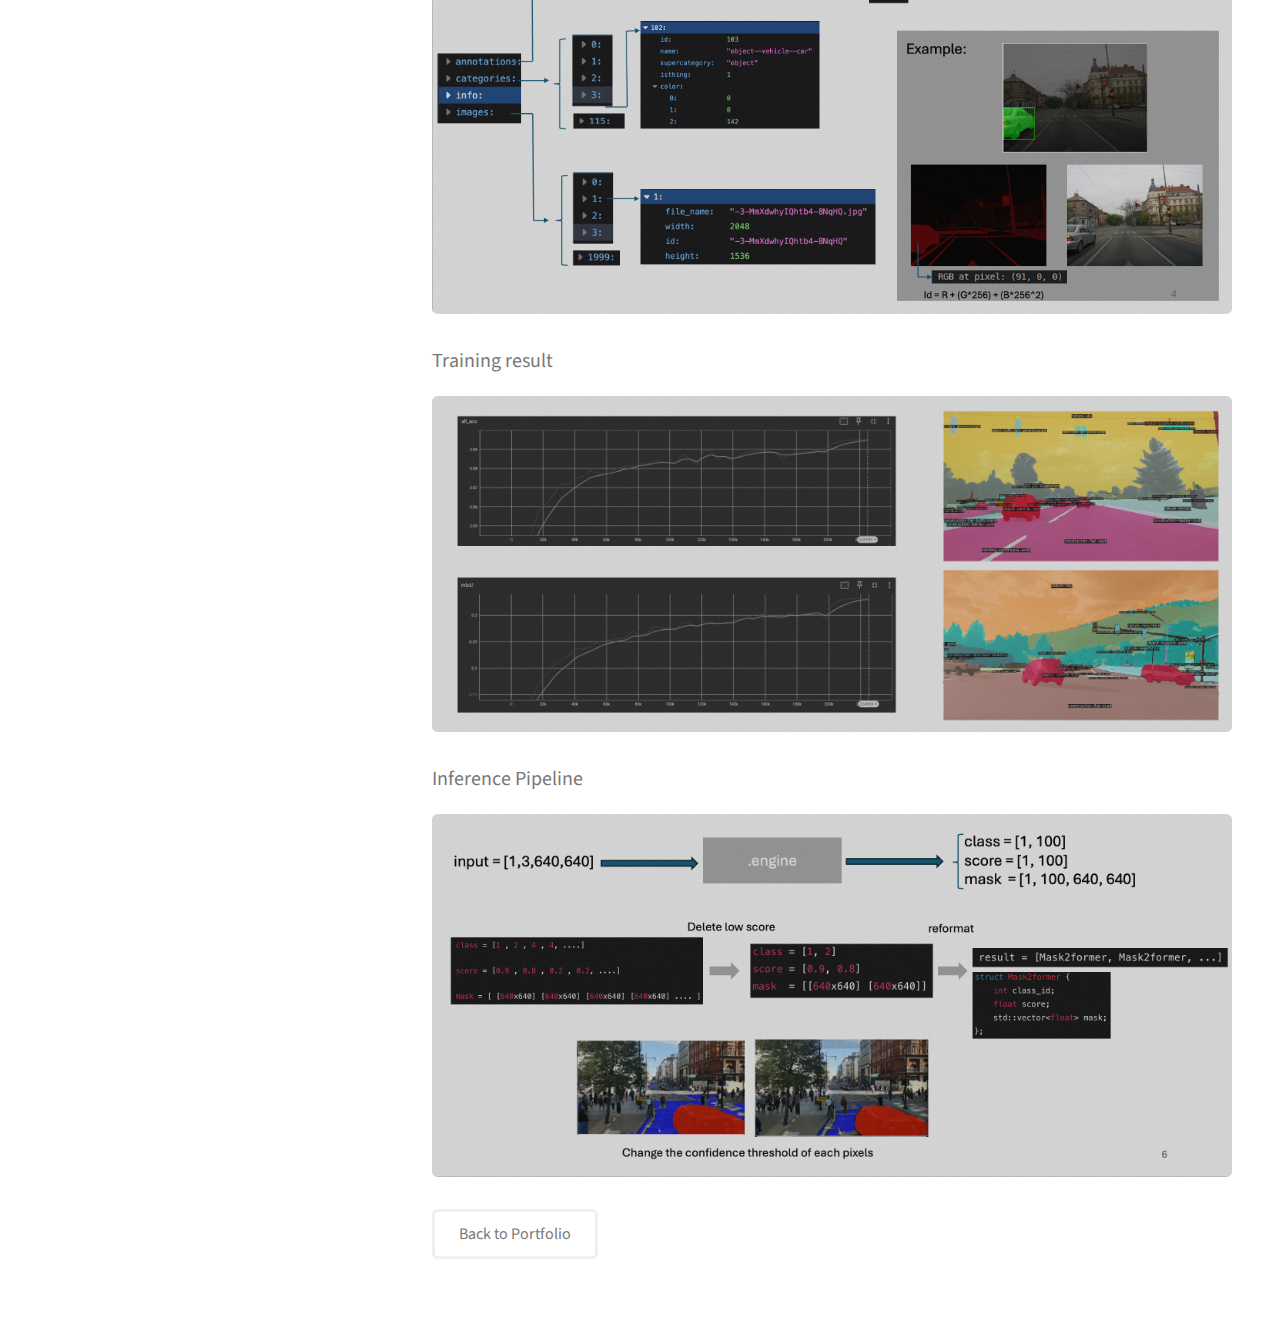
<file: project/mask2former.html>
<!DOCTYPE HTML>
<html>
  <head>
    <title>Dexter Robotic Arm | Sean Tsai</title>
    <meta charset="utf-8" />
    <meta name="viewport" content="width=device-width, initial-scale=1, user-scalable=no" />
    <link rel="stylesheet" href="../assets/css/main.css" />
    
    <!-- Google tag (gtag.js) -->
    <script async src="https://www.googletagmanager.com/gtag/js?id=G-9N0LFEJGGG"></script>
    <script>
      window.dataLayer = window.dataLayer || [];
      function gtag(){dataLayer.push(arguments);}
      gtag('js', new Date());

      gtag('config', 'G-9N0LFEJGGG');
    </script>

  </head>
  <body class="is-preload">

    <!-- Header (same style) -->
    <header id="header">
      <div class="inner">
        <a href="../index.html" class="image avatar">
          <img src="../images/big_head.png" alt="" />
        </a>
        <h1>
          <strong> Image Segmentation</strong><br />
          Mask2Former model: Dataset preparation, training, optimization, and deployment 
          
        </h1>
      </div>
    </header>

    <!-- Main -->
    <div id="main">

      <section id="one">
        
        <p class="project-meta">
          <span class="role-tag">
            Role: Computer Vision Engineer Intern, ITRI (Industrial Technology Research Institute), Taiwan, Summer 2024
          </span>
        </p>
        


        <header class="major">
          <h2>Project Overview</h2>
        </header>
      
        <p>
          Our goal is to enhance the panoptic segmentation model’s ability to accurately recognize and segment road lines, such as lane markings and road boundaries, which are essential for reliable road scene understanding.
        </p>

        <p>
          We found that the Mapillary dataset provides very high-quality annotations for road lines, especially lane markings and road boundaries, which makes it an excellent dataset for improving road scene understanding.
        </p>

        <p>
          Based on this advantage, we convert the Mapillary dataset into COCO format and fine-tune Mask2Former using NVIDIA TAO Toolkit. The trained model is then deployed on NVIDIA edge devices with TensorRT to achieve efficient and real-time panoptic segmentation.
        </p>
      
        <h3>Demo Video (inference on Nvidia Jetson Orin)</h3>

        <div class="video-row">
          <div class="video">
            <iframe width="560" height="315" src="https://www.youtube.com/embed/6QsVR5c4DM8?si=tw46kca0g4fkVsFH" title="YouTube video player" frameborder="0" allow="accelerometer; autoplay; clipboard-write; encrypted-media; gyroscope; picture-in-picture; web-share" referrerpolicy="strict-origin-when-cross-origin" allowfullscreen></iframe>
          </div>
        
          <div class="video">
            <iframe width="560" height="315" src="https://www.youtube.com/embed/yXy3jPLNEFE?si=nqygQ_05ubVo_gmN" title="YouTube video player" frameborder="0" allow="accelerometer; autoplay; clipboard-write; encrypted-media; gyroscope; picture-in-picture; web-share" referrerpolicy="strict-origin-when-cross-origin" allowfullscreen></iframe>
          </div>
        </div>
        
        
      
        <h3>Mask2Former Introduction</h3>
        <p>
          Mask2Former is a universal segmentation framework that unifies semantic, instance, and panoptic segmentation in a single transformer-based model. With masked attention, it focuses on important image regions and generates high-quality masks efficiently, making it well suited for complex scene understanding in autonomous driving and robotics.
        </p>
        <div class="image-small">
          <span class="image fit">
            <img src="../images/fulls/mask_1.png" alt="Dexter overview" />
          </span>
        </div>
        
        
        <h3>Explanation of the Mapillary dataset in COCO panoptic format</h3>
        
          <span class="image fit">
            <img src="../images/fulls/mask_2.png" alt="Dexter overview" />
          </span>
        
        <ul>
        </ul>


        
        
        <h3>Training result</h3>
        
          <span class="image fit">
            <img src="../images/fulls/mask_3.png" alt="Dexter overview" />
          </span>

        <h3>Inference Pipeline</h3>
      
          <span class="image fit">
            <img src="../images/fulls/mask_4.png" alt="Dexter overview" />
          </span>
        
        
         
        
        
     
      
        
      
        
      
        <ul class="actions">
          <li><a href="../index.html#two" class="button">Back to Portfolio</a></li>
          <!-- <li><a href="https://github.com/yourrepo" class="button primary">GitHub</a></li> -->
        </ul>
      </section>
      

    </div>

    <!-- Footer -->
    <footer id="footer">
      <div class="inner">
        <ul class="icons">
          <li><a href="#" class="icon brands fa-github"><span class="label">Github</span></a></li>
          <li><a href="#" class="icon solid fa-envelope"><span class="label">Email</span></a></li>
        </ul>
        <ul class="copyright">
          <li>&copy; Sean Tsai</li>
        </ul>
      </div>
    </footer>

    <!-- Scripts -->
    <script src="../assets/js/jquery.min.js"></script>
    <script src="../assets/js/browser.min.js"></script>
    <script src="../assets/js/breakpoints.min.js"></script>
    <script src="../assets/js/util.js"></script>
    <script src="../assets/js/main.js"></script>
  </body>
</html>
</file>
<file: assets/css/main.css>
@import url("fontawesome-all.min.css");
@import url("https://fonts.googleapis.com/css?family=Source+Sans+Pro:400,400italic");

/*
	Strata by HTML5 UP
	html5up.net | @ajlkn
	Free for personal and commercial use under the CCA 3.0 license (html5up.net/license)
*/

html, body, div, span, applet, object,
iframe, h1, h2, h3, h4, h5, h6, p, blockquote,
pre, a, abbr, acronym, address, big, cite,
code, del, dfn, em, img, ins, kbd, q, s, samp,
small, strike, strong, sub, sup, tt, var, b,
u, i, center, dl, dt, dd, ol, ul, li, fieldset,
form, label, legend, table, caption, tbody,
tfoot, thead, tr, th, td, article, aside,
canvas, details, embed, figure, figcaption,
footer, header, hgroup, menu, nav, output, ruby,
section, summary, time, mark, audio, video {
	margin: 0;
	padding: 0;
	border: 0;
	font-size: 100%;
	font: inherit;
	vertical-align: baseline;}

article, aside, details, figcaption, figure,
footer, header, hgroup, menu, nav, section {
	display: block;}

body {
	line-height: 1;
}

ol, ul {
	list-style: none;
}

blockquote, q {
	quotes: none;
}

	blockquote:before, blockquote:after, q:before, q:after {
		content: '';
		content: none;
	}

table {
	border-collapse: collapse;
	border-spacing: 0;
}

body {
	-webkit-text-size-adjust: none;
}

mark {
	background-color: transparent;
	color: inherit;
}

input::-moz-focus-inner {
	border: 0;
	padding: 0;
}

input, select, textarea {
	-moz-appearance: none;
	-webkit-appearance: none;
	-ms-appearance: none;
	appearance: none;
}

/* Basic */

	html {
		box-sizing: border-box;
	}

	*, *:before, *:after {
		box-sizing: inherit;
	}

	body {
		background: #fff;
	}

		body.is-preload *, body.is-preload *:before, body.is-preload *:after {
			-moz-animation: none !important;
			-webkit-animation: none !important;
			-ms-animation: none !important;
			animation: none !important;
			-moz-transition: none !important;
			-webkit-transition: none !important;
			-ms-transition: none !important;
			transition: none !important;
		}

	body, input, select, textarea {
		color: #a2a2a2;
		font-family: "Source Sans Pro", Helvetica, sans-serif;
		font-size: 16pt;
		font-weight: 400;
		line-height: 1.75em;
	}

	a {
		-moz-transition: color 0.2s ease-in-out, border-color 0.2s ease-in-out;
		-webkit-transition: color 0.2s ease-in-out, border-color 0.2s ease-in-out;
		-ms-transition: color 0.2s ease-in-out, border-color 0.2s ease-in-out;
		transition: color 0.2s ease-in-out, border-color 0.2s ease-in-out;
		border-bottom: dotted 1px;
		color: #49bf9d;
		text-decoration: none;
	}

		a:hover {
			border-bottom-color: transparent;
			color: #49bf9d !important;
			text-decoration: none;
		}

	strong, b {
		color: #787878;
		font-weight: 400;
	}

	em, i {
		font-style: italic;
	}

	p {
		margin: 0 0 2em 0;
	}

	h1, h2, h3, h4, h5, h6 {
		color: #787878;
		font-weight: 400;
		line-height: 1em;
		margin: 0 0 1em 0;
	}

		h1 a, h2 a, h3 a, h4 a, h5 a, h6 a {
			color: inherit;
			text-decoration: none;
		}

	h1 {
		font-size: 2em;
		line-height: 1.5em;
	}

	h2 {
		font-size: 1.5em;
		line-height: 1.5em;
	}

	h3 {
		font-size: 1.25em;
		line-height: 1.5em;
	}

	h4 {
		font-size: 1.1em;
		line-height: 1.5em;
	}

	h5 {
		font-size: 0.9em;
		line-height: 1.5em;
	}

	h6 {
		font-size: 0.7em;
		line-height: 1.5em;
	}

	sub {
		font-size: 0.8em;
		position: relative;
		top: 0.5em;
	}

	sup {
		font-size: 0.8em;
		position: relative;
		top: -0.5em;
	}

	hr {
		border: 0;
		border-bottom: solid 2px #efefef;
		margin: 2em 0;
	}

		hr.major {
			margin: 3em 0;
		}

	blockquote {
		border-left: solid 6px #efefef;
		font-style: italic;
		margin: 0 0 2em 0;
		padding: 0.5em 0 0.5em 1.5em;
	}

	code {
		background: #f7f7f7;
		border-radius: 0.35em;
		border: solid 2px #efefef;
		font-family: "Courier New", monospace;
		font-size: 0.9em;
		margin: 0 0.25em;
		padding: 0.25em 0.65em;
	}

	pre {
		-webkit-overflow-scrolling: touch;
		font-family: "Courier New", monospace;
		font-size: 0.9em;
		margin: 0 0 2em 0;
	}

		pre code {
			display: block;
			line-height: 1.75em;
			padding: 1em 1.5em;
			overflow-x: auto;
		}

	.align-left {
		text-align: left;
	}

	.align-center {
		text-align: center;
	}

	.align-right {
		text-align: right;
	}

/* Container */

	.container {
		margin: 0 auto;
		max-width: calc(100% - 4em);
		width: 100%;
	}

		.container.xsmall {
			width: 25%;
		}

		.container.small {
			width: 50%;
		}

		.container.medium {
			width: 75%;
		}

		.container.large {
			width: 125%;
		}

		.container.xlarge {
			width: 150%;
		}

		.container.max {
			width: 100%;
		}

		@media screen and (max-width: 980px) {

			.container {
				width: 100% !important;
				max-width: 100% !important;
			}

		}

		@media screen and (max-width: 480px) {

			.container {
				max-width: calc(100% - 3em);
			}

		}

/* Row */

	.row {
		display: flex;
		flex-wrap: wrap;
		box-sizing: border-box;
		align-items: stretch;
	}

		.row > * {
			box-sizing: border-box;
		}

		.row.gtr-uniform > * > :last-child {
			margin-bottom: 0;
		}

		.row.aln-left {
			justify-content: flex-start;
		}

		.row.aln-center {
			justify-content: center;
		}

		.row.aln-right {
			justify-content: flex-end;
		}

		.row.aln-top {
			align-items: flex-start;
		}

		.row.aln-middle {
			align-items: center;
		}

		.row.aln-bottom {
			align-items: flex-end;
		}

		.row > .imp {
			order: -1;
		}

		.row > .col-1 {
			width: 8.33333%;
		}

		.row > .off-1 {
			margin-left: 8.33333%;
		}

		.row > .col-2 {
			width: 16.66667%;
		}

		.row > .off-2 {
			margin-left: 16.66667%;
		}

		.row > .col-3 {
			width: 25%;
		}

		.row > .off-3 {
			margin-left: 25%;
		}

		.row > .col-4 {
			width: 33.33333%;
		}

		.row > .off-4 {
			margin-left: 33.33333%;
		}

		.row > .col-5 {
			width: 41.66667%;
		}

		.row > .off-5 {
			margin-left: 41.66667%;
		}

		.row > .col-6 {
			width: 50%;
		}

		.row > .off-6 {
			margin-left: 50%;
		}

		.row > .col-7 {
			width: 58.33333%;
		}

		.row > .off-7 {
			margin-left: 58.33333%;
		}

		.row > .col-8 {
			width: 66.66667%;
		}

		.row > .off-8 {
			margin-left: 66.66667%;
		}

		.row > .col-9 {
			width: 75%;
		}

		.row > .off-9 {
			margin-left: 75%;
		}

		.row > .col-10 {
			width: 83.33333%;
		}

		.row > .off-10 {
			margin-left: 83.33333%;
		}

		.row > .col-11 {
			width: 91.66667%;
		}

		.row > .off-11 {
			margin-left: 91.66667%;
		}

		.row > .col-12 {
			width: 100%;
		}

		.row > .off-12 {
			margin-left: 100%;
		}

		.row.gtr-0 {
			margin-top: 0;
			margin-left: 0em;
		}

			.row.gtr-0 > * {
				padding: 0 0 0 0em;
			}

			.row.gtr-0.gtr-uniform {
				margin-top: 0em;
			}

				.row.gtr-0.gtr-uniform > * {
					padding-top: 0em;
				}

		.row.gtr-25 {
			margin-top: 0;
			margin-left: -0.625em;
		}

			.row.gtr-25 > * {
				padding: 0 0 0 0.625em;
			}

			.row.gtr-25.gtr-uniform {
				margin-top: -0.625em;
			}

				.row.gtr-25.gtr-uniform > * {
					padding-top: 0.625em;
				}

		.row.gtr-50 {
			margin-top: 0;
			margin-left: -1.25em;
		}

			.row.gtr-50 > * {
				padding: 0 0 0 1.25em;
			}

			.row.gtr-50.gtr-uniform {
				margin-top: -1.25em;
			}

				.row.gtr-50.gtr-uniform > * {
					padding-top: 1.25em;
				}

		.row {
			margin-top: 0;
			margin-left: -2.5em;
		}

			.row > * {
				padding: 0 0 0 2.5em;
			}

			.row.gtr-uniform {
				margin-top: -2.5em;
			}

				.row.gtr-uniform > * {
					padding-top: 2.5em;
				}

		.row.gtr-150 {
			margin-top: 0;
			margin-left: -3.75em;
		}

			.row.gtr-150 > * {
				padding: 0 0 0 3.75em;
			}

			.row.gtr-150.gtr-uniform {
				margin-top: -3.75em;
			}

				.row.gtr-150.gtr-uniform > * {
					padding-top: 3.75em;
				}

		.row.gtr-200 {
			margin-top: 0;
			margin-left: -5em;
		}

			.row.gtr-200 > * {
				padding: 0 0 0 5em;
			}

			.row.gtr-200.gtr-uniform {
				margin-top: -5em;
			}

				.row.gtr-200.gtr-uniform > * {
					padding-top: 5em;
				}

		@media screen and (max-width: 1800px) {

			.row {
				display: flex;
				flex-wrap: wrap;
				box-sizing: border-box;
				align-items: stretch;
			}

				.row > * {
					box-sizing: border-box;
				}

				.row.gtr-uniform > * > :last-child {
					margin-bottom: 0;
				}

				.row.aln-left {
					justify-content: flex-start;
				}

				.row.aln-center {
					justify-content: center;
				}

				.row.aln-right {
					justify-content: flex-end;
				}

				.row.aln-top {
					align-items: flex-start;
				}

				.row.aln-middle {
					align-items: center;
				}

				.row.aln-bottom {
					align-items: flex-end;
				}

				.row > .imp-xlarge {
					order: -1;
				}

				.row > .col-1-xlarge {
					width: 8.33333%;
				}

				.row > .off-1-xlarge {
					margin-left: 8.33333%;
				}

				.row > .col-2-xlarge {
					width: 16.66667%;
				}

				.row > .off-2-xlarge {
					margin-left: 16.66667%;
				}

				.row > .col-3-xlarge {
					width: 25%;
				}

				.row > .off-3-xlarge {
					margin-left: 25%;
				}

				.row > .col-4-xlarge {
					width: 33.33333%;
				}

				.row > .off-4-xlarge {
					margin-left: 33.33333%;
				}

				.row > .col-5-xlarge {
					width: 41.66667%;
				}

				.row > .off-5-xlarge {
					margin-left: 41.66667%;
				}

				.row > .col-6-xlarge {
					width: 50%;
				}

				.row > .off-6-xlarge {
					margin-left: 50%;
				}

				.row > .col-7-xlarge {
					width: 58.33333%;
				}

				.row > .off-7-xlarge {
					margin-left: 58.33333%;
				}

				.row > .col-8-xlarge {
					width: 66.66667%;
				}

				.row > .off-8-xlarge {
					margin-left: 66.66667%;
				}

				.row > .col-9-xlarge {
					width: 75%;
				}

				.row > .off-9-xlarge {
					margin-left: 75%;
				}

				.row > .col-10-xlarge {
					width: 83.33333%;
				}

				.row > .off-10-xlarge {
					margin-left: 83.33333%;
				}

				.row > .col-11-xlarge {
					width: 91.66667%;
				}

				.row > .off-11-xlarge {
					margin-left: 91.66667%;
				}

				.row > .col-12-xlarge {
					width: 100%;
				}

				.row > .off-12-xlarge {
					margin-left: 100%;
				}

				.row.gtr-0 {
					margin-top: 0;
					margin-left: 0em;
				}

					.row.gtr-0 > * {
						padding: 0 0 0 0em;
					}

					.row.gtr-0.gtr-uniform {
						margin-top: 0em;
					}

						.row.gtr-0.gtr-uniform > * {
							padding-top: 0em;
						}

				.row.gtr-25 {
					margin-top: 0;
					margin-left: -0.625em;
				}

					.row.gtr-25 > * {
						padding: 0 0 0 0.625em;
					}

					.row.gtr-25.gtr-uniform {
						margin-top: -0.625em;
					}

						.row.gtr-25.gtr-uniform > * {
							padding-top: 0.625em;
						}

				.row.gtr-50 {
					margin-top: 0;
					margin-left: -1.25em;
				}

					.row.gtr-50 > * {
						padding: 0 0 0 1.25em;
					}

					.row.gtr-50.gtr-uniform {
						margin-top: -1.25em;
					}

						.row.gtr-50.gtr-uniform > * {
							padding-top: 1.25em;
						}

				.row {
					margin-top: 0;
					margin-left: -2.5em;
				}

					.row > * {
						padding: 0 0 0 2.5em;
					}

					.row.gtr-uniform {
						margin-top: -2.5em;
					}

						.row.gtr-uniform > * {
							padding-top: 2.5em;
						}

				.row.gtr-150 {
					margin-top: 0;
					margin-left: -3.75em;
				}

					.row.gtr-150 > * {
						padding: 0 0 0 3.75em;
					}

					.row.gtr-150.gtr-uniform {
						margin-top: -3.75em;
					}

						.row.gtr-150.gtr-uniform > * {
							padding-top: 3.75em;
						}

				.row.gtr-200 {
					margin-top: 0;
					margin-left: -5em;
				}

					.row.gtr-200 > * {
						padding: 0 0 0 5em;
					}

					.row.gtr-200.gtr-uniform {
						margin-top: -5em;
					}

						.row.gtr-200.gtr-uniform > * {
							padding-top: 5em;
						}

		}

		@media screen and (max-width: 1280px) {

			.row {
				display: flex;
				flex-wrap: wrap;
				box-sizing: border-box;
				align-items: stretch;
			}

				.row > * {
					box-sizing: border-box;
				}

				.row.gtr-uniform > * > :last-child {
					margin-bottom: 0;
				}

				.row.aln-left {
					justify-content: flex-start;
				}

				.row.aln-center {
					justify-content: center;
				}

				.row.aln-right {
					justify-content: flex-end;
				}

				.row.aln-top {
					align-items: flex-start;
				}

				.row.aln-middle {
					align-items: center;
				}

				.row.aln-bottom {
					align-items: flex-end;
				}

				.row > .imp-large {
					order: -1;
				}

				.row > .col-1-large {
					width: 8.33333%;
				}

				.row > .off-1-large {
					margin-left: 8.33333%;
				}

				.row > .col-2-large {
					width: 16.66667%;
				}

				.row > .off-2-large {
					margin-left: 16.66667%;
				}

				.row > .col-3-large {
					width: 25%;
				}

				.row > .off-3-large {
					margin-left: 25%;
				}

				.row > .col-4-large {
					width: 33.33333%;
				}

				.row > .off-4-large {
					margin-left: 33.33333%;
				}

				.row > .col-5-large {
					width: 41.66667%;
				}

				.row > .off-5-large {
					margin-left: 41.66667%;
				}

				.row > .col-6-large {
					width: 50%;
				}

				.row > .off-6-large {
					margin-left: 50%;
				}

				.row > .col-7-large {
					width: 58.33333%;
				}

				.row > .off-7-large {
					margin-left: 58.33333%;
				}

				.row > .col-8-large {
					width: 66.66667%;
				}

				.row > .off-8-large {
					margin-left: 66.66667%;
				}

				.row > .col-9-large {
					width: 75%;
				}

				.row > .off-9-large {
					margin-left: 75%;
				}

				.row > .col-10-large {
					width: 83.33333%;
				}

				.row > .off-10-large {
					margin-left: 83.33333%;
				}

				.row > .col-11-large {
					width: 91.66667%;
				}

				.row > .off-11-large {
					margin-left: 91.66667%;
				}

				.row > .col-12-large {
					width: 100%;
				}

				.row > .off-12-large {
					margin-left: 100%;
				}

				.row.gtr-0 {
					margin-top: 0;
					margin-left: 0em;
				}

					.row.gtr-0 > * {
						padding: 0 0 0 0em;
					}

					.row.gtr-0.gtr-uniform {
						margin-top: 0em;
					}

						.row.gtr-0.gtr-uniform > * {
							padding-top: 0em;
						}

				.row.gtr-25 {
					margin-top: 0;
					margin-left: -0.5em;
				}

					.row.gtr-25 > * {
						padding: 0 0 0 0.5em;
					}

					.row.gtr-25.gtr-uniform {
						margin-top: -0.5em;
					}

						.row.gtr-25.gtr-uniform > * {
							padding-top: 0.5em;
						}

				.row.gtr-50 {
					margin-top: 0;
					margin-left: -1em;
				}

					.row.gtr-50 > * {
						padding: 0 0 0 1em;
					}

					.row.gtr-50.gtr-uniform {
						margin-top: -1em;
					}

						.row.gtr-50.gtr-uniform > * {
							padding-top: 1em;
						}

				.row {
					margin-top: 0;
					margin-left: -2em;
				}

					.row > * {
						padding: 0 0 0 2em;
					}

					.row.gtr-uniform {
						margin-top: -2em;
					}

						.row.gtr-uniform > * {
							padding-top: 2em;
						}

				.row.gtr-150 {
					margin-top: 0;
					margin-left: -3em;
				}

					.row.gtr-150 > * {
						padding: 0 0 0 3em;
					}

					.row.gtr-150.gtr-uniform {
						margin-top: -3em;
					}

						.row.gtr-150.gtr-uniform > * {
							padding-top: 3em;
						}

				.row.gtr-200 {
					margin-top: 0;
					margin-left: -4em;
				}

					.row.gtr-200 > * {
						padding: 0 0 0 4em;
					}

					.row.gtr-200.gtr-uniform {
						margin-top: -4em;
					}

						.row.gtr-200.gtr-uniform > * {
							padding-top: 4em;
						}

		}

		@media screen and (max-width: 980px) {

			.row {
				display: flex;
				flex-wrap: wrap;
				box-sizing: border-box;
				align-items: stretch;
			}

				.row > * {
					box-sizing: border-box;
				}

				.row.gtr-uniform > * > :last-child {
					margin-bottom: 0;
				}

				.row.aln-left {
					justify-content: flex-start;
				}

				.row.aln-center {
					justify-content: center;
				}

				.row.aln-right {
					justify-content: flex-end;
				}

				.row.aln-top {
					align-items: flex-start;
				}

				.row.aln-middle {
					align-items: center;
				}

				.row.aln-bottom {
					align-items: flex-end;
				}

				.row > .imp-medium {
					order: -1;
				}

				.row > .col-1-medium {
					width: 8.33333%;
				}

				.row > .off-1-medium {
					margin-left: 8.33333%;
				}

				.row > .col-2-medium {
					width: 16.66667%;
				}

				.row > .off-2-medium {
					margin-left: 16.66667%;
				}

				.row > .col-3-medium {
					width: 25%;
				}

				.row > .off-3-medium {
					margin-left: 25%;
				}

				.row > .col-4-medium {
					width: 33.33333%;
				}

				.row > .off-4-medium {
					margin-left: 33.33333%;
				}

				.row > .col-5-medium {
					width: 41.66667%;
				}

				.row > .off-5-medium {
					margin-left: 41.66667%;
				}

				.row > .col-6-medium {
					width: 50%;
				}

				.row > .off-6-medium {
					margin-left: 50%;
				}

				.row > .col-7-medium {
					width: 58.33333%;
				}

				.row > .off-7-medium {
					margin-left: 58.33333%;
				}

				.row > .col-8-medium {
					width: 66.66667%;
				}

				.row > .off-8-medium {
					margin-left: 66.66667%;
				}

				.row > .col-9-medium {
					width: 75%;
				}

				.row > .off-9-medium {
					margin-left: 75%;
				}

				.row > .col-10-medium {
					width: 83.33333%;
				}

				.row > .off-10-medium {
					margin-left: 83.33333%;
				}

				.row > .col-11-medium {
					width: 91.66667%;
				}

				.row > .off-11-medium {
					margin-left: 91.66667%;
				}

				.row > .col-12-medium {
					width: 100%;
				}

				.row > .off-12-medium {
					margin-left: 100%;
				}

				.row.gtr-0 {
					margin-top: 0;
					margin-left: 0em;
				}

					.row.gtr-0 > * {
						padding: 0 0 0 0em;
					}

					.row.gtr-0.gtr-uniform {
						margin-top: 0em;
					}

						.row.gtr-0.gtr-uniform > * {
							padding-top: 0em;
						}

				.row.gtr-25 {
					margin-top: 0;
					margin-left: -0.5em;
				}

					.row.gtr-25 > * {
						padding: 0 0 0 0.5em;
					}

					.row.gtr-25.gtr-uniform {
						margin-top: -0.5em;
					}

						.row.gtr-25.gtr-uniform > * {
							padding-top: 0.5em;
						}

				.row.gtr-50 {
					margin-top: 0;
					margin-left: -1em;
				}

					.row.gtr-50 > * {
						padding: 0 0 0 1em;
					}

					.row.gtr-50.gtr-uniform {
						margin-top: -1em;
					}

						.row.gtr-50.gtr-uniform > * {
							padding-top: 1em;
						}

				.row {
					margin-top: 0;
					margin-left: -2em;
				}

					.row > * {
						padding: 0 0 0 2em;
					}

					.row.gtr-uniform {
						margin-top: -2em;
					}

						.row.gtr-uniform > * {
							padding-top: 2em;
						}

				.row.gtr-150 {
					margin-top: 0;
					margin-left: -3em;
				}

					.row.gtr-150 > * {
						padding: 0 0 0 3em;
					}

					.row.gtr-150.gtr-uniform {
						margin-top: -3em;
					}

						.row.gtr-150.gtr-uniform > * {
							padding-top: 3em;
						}

				.row.gtr-200 {
					margin-top: 0;
					margin-left: -4em;
				}

					.row.gtr-200 > * {
						padding: 0 0 0 4em;
					}

					.row.gtr-200.gtr-uniform {
						margin-top: -4em;
					}

						.row.gtr-200.gtr-uniform > * {
							padding-top: 4em;
						}

		}

		@media screen and (max-width: 736px) {

			.row {
				display: flex;
				flex-wrap: wrap;
				box-sizing: border-box;
				align-items: stretch;
			}

				.row > * {
					box-sizing: border-box;
				}

				.row.gtr-uniform > * > :last-child {
					margin-bottom: 0;
				}

				.row.aln-left {
					justify-content: flex-start;
				}

				.row.aln-center {
					justify-content: center;
				}

				.row.aln-right {
					justify-content: flex-end;
				}

				.row.aln-top {
					align-items: flex-start;
				}

				.row.aln-middle {
					align-items: center;
				}

				.row.aln-bottom {
					align-items: flex-end;
				}

				.row > .imp-small {
					order: -1;
				}

				.row > .col-1-small {
					width: 8.33333%;
				}

				.row > .off-1-small {
					margin-left: 8.33333%;
				}

				.row > .col-2-small {
					width: 16.66667%;
				}

				.row > .off-2-small {
					margin-left: 16.66667%;
				}

				.row > .col-3-small {
					width: 25%;
				}

				.row > .off-3-small {
					margin-left: 25%;
				}

				.row > .col-4-small {
					width: 33.33333%;
				}

				.row > .off-4-small {
					margin-left: 33.33333%;
				}

				.row > .col-5-small {
					width: 41.66667%;
				}

				.row > .off-5-small {
					margin-left: 41.66667%;
				}

				.row > .col-6-small {
					width: 50%;
				}

				.row > .off-6-small {
					margin-left: 50%;
				}

				.row > .col-7-small {
					width: 58.33333%;
				}

				.row > .off-7-small {
					margin-left: 58.33333%;
				}

				.row > .col-8-small {
					width: 66.66667%;
				}

				.row > .off-8-small {
					margin-left: 66.66667%;
				}

				.row > .col-9-small {
					width: 75%;
				}

				.row > .off-9-small {
					margin-left: 75%;
				}

				.row > .col-10-small {
					width: 83.33333%;
				}

				.row > .off-10-small {
					margin-left: 83.33333%;
				}

				.row > .col-11-small {
					width: 91.66667%;
				}

				.row > .off-11-small {
					margin-left: 91.66667%;
				}

				.row > .col-12-small {
					width: 100%;
				}

				.row > .off-12-small {
					margin-left: 100%;
				}

				.row.gtr-0 {
					margin-top: 0;
					margin-left: 0em;
				}

					.row.gtr-0 > * {
						padding: 0 0 0 0em;
					}

					.row.gtr-0.gtr-uniform {
						margin-top: 0em;
					}

						.row.gtr-0.gtr-uniform > * {
							padding-top: 0em;
						}

				.row.gtr-25 {
					margin-top: 0;
					margin-left: -0.375em;
				}

					.row.gtr-25 > * {
						padding: 0 0 0 0.375em;
					}

					.row.gtr-25.gtr-uniform {
						margin-top: -0.375em;
					}

						.row.gtr-25.gtr-uniform > * {
							padding-top: 0.375em;
						}

				.row.gtr-50 {
					margin-top: 0;
					margin-left: -0.75em;
				}

					.row.gtr-50 > * {
						padding: 0 0 0 0.75em;
					}

					.row.gtr-50.gtr-uniform {
						margin-top: -0.75em;
					}

						.row.gtr-50.gtr-uniform > * {
							padding-top: 0.75em;
						}

				.row {
					margin-top: 0;
					margin-left: -1.5em;
				}

					.row > * {
						padding: 0 0 0 1.5em;
					}

					.row.gtr-uniform {
						margin-top: -1.5em;
					}

						.row.gtr-uniform > * {
							padding-top: 1.5em;
						}

				.row.gtr-150 {
					margin-top: 0;
					margin-left: -2.25em;
				}

					.row.gtr-150 > * {
						padding: 0 0 0 2.25em;
					}

					.row.gtr-150.gtr-uniform {
						margin-top: -2.25em;
					}

						.row.gtr-150.gtr-uniform > * {
							padding-top: 2.25em;
						}

				.row.gtr-200 {
					margin-top: 0;
					margin-left: -3em;
				}

					.row.gtr-200 > * {
						padding: 0 0 0 3em;
					}

					.row.gtr-200.gtr-uniform {
						margin-top: -3em;
					}

						.row.gtr-200.gtr-uniform > * {
							padding-top: 3em;
						}

		}

		@media screen and (max-width: 480px) {

			.row {
				display: flex;
				flex-wrap: wrap;
				box-sizing: border-box;
				align-items: stretch;
			}

				.row > * {
					box-sizing: border-box;
				}

				.row.gtr-uniform > * > :last-child {
					margin-bottom: 0;
				}

				.row.aln-left {
					justify-content: flex-start;
				}

				.row.aln-center {
					justify-content: center;
				}

				.row.aln-right {
					justify-content: flex-end;
				}

				.row.aln-top {
					align-items: flex-start;
				}

				.row.aln-middle {
					align-items: center;
				}

				.row.aln-bottom {
					align-items: flex-end;
				}

				.row > .imp-xsmall {
					order: -1;
				}

				.row > .col-1-xsmall {
					width: 8.33333%;
				}

				.row > .off-1-xsmall {
					margin-left: 8.33333%;
				}

				.row > .col-2-xsmall {
					width: 16.66667%;
				}

				.row > .off-2-xsmall {
					margin-left: 16.66667%;
				}

				.row > .col-3-xsmall {
					width: 25%;
				}

				.row > .off-3-xsmall {
					margin-left: 25%;
				}

				.row > .col-4-xsmall {
					width: 33.33333%;
				}

				.row > .off-4-xsmall {
					margin-left: 33.33333%;
				}

				.row > .col-5-xsmall {
					width: 41.66667%;
				}

				.row > .off-5-xsmall {
					margin-left: 41.66667%;
				}

				.row > .col-6-xsmall {
					width: 50%;
				}

				.row > .off-6-xsmall {
					margin-left: 50%;
				}

				.row > .col-7-xsmall {
					width: 58.33333%;
				}

				.row > .off-7-xsmall {
					margin-left: 58.33333%;
				}

				.row > .col-8-xsmall {
					width: 66.66667%;
				}

				.row > .off-8-xsmall {
					margin-left: 66.66667%;
				}

				.row > .col-9-xsmall {
					width: 75%;
				}

				.row > .off-9-xsmall {
					margin-left: 75%;
				}

				.row > .col-10-xsmall {
					width: 83.33333%;
				}

				.row > .off-10-xsmall {
					margin-left: 83.33333%;
				}

				.row > .col-11-xsmall {
					width: 91.66667%;
				}

				.row > .off-11-xsmall {
					margin-left: 91.66667%;
				}

				.row > .col-12-xsmall {
					width: 100%;
				}

				.row > .off-12-xsmall {
					margin-left: 100%;
				}

				.row.gtr-0 {
					margin-top: 0;
					margin-left: 0em;
				}

					.row.gtr-0 > * {
						padding: 0 0 0 0em;
					}

					.row.gtr-0.gtr-uniform {
						margin-top: 0em;
					}

						.row.gtr-0.gtr-uniform > * {
							padding-top: 0em;
						}

				.row.gtr-25 {
					margin-top: 0;
					margin-left: -0.375em;
				}

					.row.gtr-25 > * {
						padding: 0 0 0 0.375em;
					}

					.row.gtr-25.gtr-uniform {
						margin-top: -0.375em;
					}

						.row.gtr-25.gtr-uniform > * {
							padding-top: 0.375em;
						}

				.row.gtr-50 {
					margin-top: 0;
					margin-left: -0.75em;
				}

					.row.gtr-50 > * {
						padding: 0 0 0 0.75em;
					}

					.row.gtr-50.gtr-uniform {
						margin-top: -0.75em;
					}

						.row.gtr-50.gtr-uniform > * {
							padding-top: 0.75em;
						}

				.row {
					margin-top: 0;
					margin-left: -1.5em;
				}

					.row > * {
						padding: 0 0 0 1.5em;
					}

					.row.gtr-uniform {
						margin-top: -1.5em;
					}

						.row.gtr-uniform > * {
							padding-top: 1.5em;
						}

				.row.gtr-150 {
					margin-top: 0;
					margin-left: -2.25em;
				}

					.row.gtr-150 > * {
						padding: 0 0 0 2.25em;
					}

					.row.gtr-150.gtr-uniform {
						margin-top: -2.25em;
					}

						.row.gtr-150.gtr-uniform > * {
							padding-top: 2.25em;
						}

				.row.gtr-200 {
					margin-top: 0;
					margin-left: -3em;
				}

					.row.gtr-200 > * {
						padding: 0 0 0 3em;
					}

					.row.gtr-200.gtr-uniform {
						margin-top: -3em;
					}

						.row.gtr-200.gtr-uniform > * {
							padding-top: 3em;
						}

		}

/* Section/Article */

	section.special, article.special {
		text-align: center;
	}

	header p {
		color: #b2b2b2;
		position: relative;
		margin: 0 0 1.5em 0;
	}

	header h2 + p {
		font-size: 1.25em;
		margin-top: -1em;
		line-height: 1.5em;
	}

	header h3 + p {
		font-size: 1.1em;
		margin-top: -0.8em;
		line-height: 1.5em;
	}

	header h4 + p,
	header h5 + p,
	header h6 + p {
		font-size: 0.9em;
		margin-top: -0.6em;
		line-height: 1.5em;
	}

	header.major h2 {
		font-size: 2em;
	}

/* Form */

	form {
		margin: 0 0 2em 0;
	}

	label {
		color: #787878;
		display: block;
		font-size: 0.9em;
		font-weight: 400;
		margin: 0 0 1em 0;
	}

	input[type="text"],
	input[type="password"],
	input[type="email"],
	select,
	textarea {
		-moz-appearance: none;
		-webkit-appearance: none;
		-ms-appearance: none;
		appearance: none;
		background: #f7f7f7;
		border-radius: 0.35em;
		border: solid 2px transparent;
		color: inherit;
		display: block;
		outline: 0;
		padding: 0 0.75em;
		text-decoration: none;
		width: 100%;
	}

		input[type="text"]:invalid,
		input[type="password"]:invalid,
		input[type="email"]:invalid,
		select:invalid,
		textarea:invalid {
			box-shadow: none;
		}

		input[type="text"]:focus,
		input[type="password"]:focus,
		input[type="email"]:focus,
		select:focus,
		textarea:focus {
			border-color: #49bf9d;
		}

	select {
		background-image: url("data:image/svg+xml;charset=utf8,%3Csvg xmlns='http://www.w3.org/2000/svg' width='40' height='40' preserveAspectRatio='none' viewBox='0 0 40 40'%3E%3Cpath d='M9.4,12.3l10.4,10.4l10.4-10.4c0.2-0.2,0.5-0.4,0.9-0.4c0.3,0,0.6,0.1,0.9,0.4l3.3,3.3c0.2,0.2,0.4,0.5,0.4,0.9 c0,0.4-0.1,0.6-0.4,0.9L20.7,31.9c-0.2,0.2-0.5,0.4-0.9,0.4c-0.3,0-0.6-0.1-0.9-0.4L4.3,17.3c-0.2-0.2-0.4-0.5-0.4-0.9 c0-0.4,0.1-0.6,0.4-0.9l3.3-3.3c0.2-0.2,0.5-0.4,0.9-0.4S9.1,12.1,9.4,12.3z' fill='%23dfdfdf' /%3E%3C/svg%3E");
		background-size: 1.25rem;
		background-repeat: no-repeat;
		background-position: calc(100% - 1rem) center;
		height: 2.75em;
		padding-right: 2.75em;
		text-overflow: ellipsis;
	}

		select option {
			color: #787878;
			background: #fff;
		}

		select:focus::-ms-value {
			background-color: transparent;
		}

		select::-ms-expand {
			display: none;
		}

	input[type="text"],
	input[type="password"],
	input[type="email"],
	select {
		height: 2.75em;
	}

	textarea {
		padding: 0.75em;
	}

	input[type="checkbox"],
	input[type="radio"] {
		-moz-appearance: none;
		-webkit-appearance: none;
		-ms-appearance: none;
		appearance: none;
		display: block;
		float: left;
		margin-right: -2em;
		opacity: 0;
		width: 1em;
		z-index: -1;
	}

		input[type="checkbox"] + label,
		input[type="radio"] + label {
			text-decoration: none;
			color: #a2a2a2;
			cursor: pointer;
			display: inline-block;
			font-size: 1em;
			font-weight: 400;
			padding-left: 2.4em;
			padding-right: 0.75em;
			position: relative;
		}

			input[type="checkbox"] + label:before,
			input[type="radio"] + label:before {
				-moz-osx-font-smoothing: grayscale;
				-webkit-font-smoothing: antialiased;
				display: inline-block;
				font-style: normal;
				font-variant: normal;
				text-rendering: auto;
				line-height: 1;
				text-transform: none !important;
				font-family: 'Font Awesome 5 Free';
				font-weight: 900;
			}

			input[type="checkbox"] + label:before,
			input[type="radio"] + label:before {
				background: #f7f7f7;
				border-radius: 0.35em;
				border: solid 2px transparent;
				content: '';
				display: inline-block;
				font-size: 0.8em;
				height: 2.0625em;
				left: 0;
				line-height: 1.85625em;
				position: absolute;
				text-align: center;
				top: 0;
				width: 2.0625em;
			}

		input[type="checkbox"]:checked + label:before,
		input[type="radio"]:checked + label:before {
			background: #787878;
			border-color: #787878;
			color: #fff;
			content: '\f00c';
		}

		input[type="checkbox"]:focus + label:before,
		input[type="radio"]:focus + label:before {
			border-color: #49bf9d;
		}

	input[type="checkbox"] + label:before {
		border-radius: 0.35em;
	}

	input[type="radio"] + label:before {
		border-radius: 100%;
	}

	::-webkit-input-placeholder {
		color: #b2b2b2 !important;
		opacity: 1.0;
	}

	:-moz-placeholder {
		color: #b2b2b2 !important;
		opacity: 1.0;
	}

	::-moz-placeholder {
		color: #b2b2b2 !important;
		opacity: 1.0;
	}

	:-ms-input-placeholder {
		color: #b2b2b2 !important;
		opacity: 1.0;
	}

/* Box */

	.box {
		border-radius: 0.35em;
		border: solid 2px #efefef;
		margin-bottom: 2em;
		padding: 1.5em;
	}

		.box > :last-child,
		.box > :last-child > :last-child,
		.box > :last-child > :last-child > :last-child {
			margin-bottom: 0;
		}

		.box.alt {
			border: 0;
			border-radius: 0;
			padding: 0;
		}

/* Icon */

	.icon {
		text-decoration: none;
		border-bottom: none;
		position: relative;
	}

		.icon:before {
			-moz-osx-font-smoothing: grayscale;
			-webkit-font-smoothing: antialiased;
			display: inline-block;
			font-style: normal;
			font-variant: normal;
			text-rendering: auto;
			line-height: 1;
			text-transform: none !important;
			font-family: 'Font Awesome 5 Free';
			font-weight: 400;
		}

		.icon > .label {
			display: none;
		}

		.icon:before {
			line-height: inherit;
		}

		.icon.solid:before {
			font-weight: 900;
		}

		.icon.brands:before {
			font-family: 'Font Awesome 5 Brands';
		}

/* Image */

	.image {
		border-radius: 0.35em;
		border: 0;
		display: inline-block;
		position: relative;
	}

		.image:before {
			-moz-transition: opacity 0.2s ease-in-out;
			-webkit-transition: opacity 0.2s ease-in-out;
			-ms-transition: opacity 0.2s ease-in-out;
			transition: opacity 0.2s ease-in-out;
			background: url("images/overlay.png");
			border-radius: 0.35em;
			content: '';
			display: block;
			height: 100%;
			left: 0;
			opacity: 0.5;
			position: absolute;
			top: 0;
			width: 100%;
		}

		.image.thumb {
			text-align: center;
		}

			.image.thumb:after {
				-moz-transition: opacity 0.2s ease-in-out;
				-webkit-transition: opacity 0.2s ease-in-out;
				-ms-transition: opacity 0.2s ease-in-out;
				transition: opacity 0.2s ease-in-out;
				border-radius: 0.35em;
				border: solid 3px rgba(255, 255, 255, 0.5);
				color: #fff;
				content: 'View';
				display: inline-block;
				font-size: 0.8em;
				font-weight: 400;
				left: 50%;
				line-height: 2.25em;
				margin: -1.25em 0 0 -3em;
				opacity: 0;
				padding: 0 1.5em;
				position: absolute;
				text-align: center;
				text-decoration: none;
				top: 50%;
				white-space: nowrap;
			}

			.image.thumb:hover:after {
				opacity: 1.0;
			}

			.image.thumb:hover:before {
				background: url("images/overlay.png"), url("images/overlay.png");
				opacity: 1.0;
			}

		.image img {
			border-radius: 0.35em;
			display: block;
		}

		.image.left {
			float: left;
			margin: 0 1.5em 1em 0;
			top: 0.25em;
		}

		.image.right {
			float: right;
			margin: 0 0 1em 1.5em;
			top: 0.25em;
		}

		.image.left, .image.right {
			max-width: 40%;
		}

			.image.left img, .image.right img {
				width: 100%;
			}

		.image.fit {
			display: block;
			margin: 0 0 2em 0;
			width: 100%;
		}

			.image.fit img {
				width: 100%;
			}

		.image.avatar {
			border-radius: 100%;
		}

			.image.avatar:before {
				display: none;
			}

			.image.avatar img {
				border-radius: 100%;
				width: 100%;
			}

/* List */

	ol {
		list-style: decimal;
		margin: 0 0 2em 0;
		padding-left: 1.25em;
	}

		ol li {
			padding-left: 0.25em;
		}

	ul {
		list-style: disc;
		margin: 0 0 2em 0;
		padding-left: 1em;
	}

		ul li {
			padding-left: 0.5em;
		}

		ul.alt {
			list-style: none;
			padding-left: 0;
		}

			ul.alt li {
				border-top: solid 2px #efefef;
				padding: 0.5em 0;
			}

				ul.alt li:first-child {
					border-top: 0;
					padding-top: 0;
				}

	dl {
		margin: 0 0 2em 0;
	}

/* Icons */

	ul.icons {
		cursor: default;
		list-style: none;
		padding-left: 0;
	}

		ul.icons li {
			display: inline-block;
			padding: 0 1em 0 0;
		}

			ul.icons li:last-child {
				padding-right: 0;
			}

			ul.icons li .icon:before {
				font-size: 1.5em;
			}

/* Labeled Icons */

	ul.labeled-icons {
		list-style: none;
		padding: 0;
	}

		ul.labeled-icons li {
			line-height: 1.75em;
			margin: 1.5em 0 0 0;
			padding-left: 2.25em;
			position: relative;
		}

			ul.labeled-icons li:first-child {
				margin-top: 0;
			}

			ul.labeled-icons li a {
				color: inherit;
			}

			ul.labeled-icons li h3 {
				color: #b2b2b2;
				left: 0;
				position: absolute;
				text-align: center;
				top: 0;
				width: 1em;
			}

/* Actions */

	ul.actions {
		display: -moz-flex;
		display: -webkit-flex;
		display: -ms-flex;
		display: flex;
		cursor: default;
		list-style: none;
		margin-left: -1em;
		padding-left: 0;
	}

		ul.actions li {
			padding: 0 0 0 1em;
			vertical-align: middle;
		}

		ul.actions.special {
			-moz-justify-content: center;
			-webkit-justify-content: center;
			-ms-justify-content: center;
			justify-content: center;
			width: 100%;
			margin-left: 0;
		}

			ul.actions.special li:first-child {
				padding-left: 0;
			}

		ul.actions.stacked {
			-moz-flex-direction: column;
			-webkit-flex-direction: column;
			-ms-flex-direction: column;
			flex-direction: column;
			margin-left: 0;
		}

			ul.actions.stacked li {
				padding: 1.3em 0 0 0;
			}

				ul.actions.stacked li:first-child {
					padding-top: 0;
				}

		ul.actions.fit {
			width: calc(100% + 1em);
		}

			ul.actions.fit li {
				-moz-flex-grow: 1;
				-webkit-flex-grow: 1;
				-ms-flex-grow: 1;
				flex-grow: 1;
				-moz-flex-shrink: 1;
				-webkit-flex-shrink: 1;
				-ms-flex-shrink: 1;
				flex-shrink: 1;
				width: 100%;
			}

				ul.actions.fit li > * {
					width: 100%;
				}

			ul.actions.fit.stacked {
				width: 100%;
			}

		@media screen and (max-width: 480px) {

			ul.actions:not(.fixed) {
				-moz-flex-direction: column;
				-webkit-flex-direction: column;
				-ms-flex-direction: column;
				flex-direction: column;
				margin-left: 0;
				width: 100% !important;
			}

				ul.actions:not(.fixed) li {
					-moz-flex-grow: 1;
					-webkit-flex-grow: 1;
					-ms-flex-grow: 1;
					flex-grow: 1;
					-moz-flex-shrink: 1;
					-webkit-flex-shrink: 1;
					-ms-flex-shrink: 1;
					flex-shrink: 1;
					padding: 1em 0 0 0;
					text-align: center;
					width: 100%;
				}

					ul.actions:not(.fixed) li > * {
						width: 100%;
					}

					ul.actions:not(.fixed) li:first-child {
						padding-top: 0;
					}

					ul.actions:not(.fixed) li input[type="submit"],
					ul.actions:not(.fixed) li input[type="reset"],
					ul.actions:not(.fixed) li input[type="button"],
					ul.actions:not(.fixed) li button,
					ul.actions:not(.fixed) li .button {
						width: 100%;
					}

						ul.actions:not(.fixed) li input[type="submit"].icon:before,
						ul.actions:not(.fixed) li input[type="reset"].icon:before,
						ul.actions:not(.fixed) li input[type="button"].icon:before,
						ul.actions:not(.fixed) li button.icon:before,
						ul.actions:not(.fixed) li .button.icon:before {
							margin-left: -0.5em;
						}

		}

/* Table */

	.table-wrapper {
		-webkit-overflow-scrolling: touch;
		overflow-x: auto;
	}

	table {
		margin: 0 0 2em 0;
		width: 100%;
	}

		table tbody tr {
			border: solid 1px #efefef;
			border-left: 0;
			border-right: 0;
		}

			table tbody tr:nth-child(2n + 1) {
				background-color: #f7f7f7;
			}

		table td {
			padding: 0.75em 0.75em;
		}

		table th {
			color: #787878;
			font-size: 0.9em;
			font-weight: 400;
			padding: 0 0.75em 0.75em 0.75em;
			text-align: left;
		}

		table thead {
			border-bottom: solid 2px #efefef;
		}

		table tfoot {
			border-top: solid 2px #efefef;
		}

		table.alt {
			border-collapse: separate;
		}

			table.alt tbody tr td {
				border: solid 2px #efefef;
				border-left-width: 0;
				border-top-width: 0;
			}

				table.alt tbody tr td:first-child {
					border-left-width: 2px;
				}

			table.alt tbody tr:first-child td {
				border-top-width: 2px;
			}

			table.alt thead {
				border-bottom: 0;
			}

			table.alt tfoot {
				border-top: 0;
			}

/* Button */

	input[type="submit"],
	input[type="reset"],
	input[type="button"],
	.button {
		-moz-appearance: none;
		-webkit-appearance: none;
		-ms-appearance: none;
		appearance: none;
		-moz-transition: background-color 0.2s ease-in-out, color 0.2s ease-in-out, border-color 0.2s ease-in-out;
		-webkit-transition: background-color 0.2s ease-in-out, color 0.2s ease-in-out, border-color 0.2s ease-in-out;
		-ms-transition: background-color 0.2s ease-in-out, color 0.2s ease-in-out, border-color 0.2s ease-in-out;
		transition: background-color 0.2s ease-in-out, color 0.2s ease-in-out, border-color 0.2s ease-in-out;
		background-color: transparent;
		border-radius: 0.35em;
		border: solid 3px #efefef;
		color: #787878 !important;
		cursor: pointer;
		display: inline-block;
		font-weight: 400;
		height: 3.15em;
		height: calc(2.75em + 6px);
		line-height: 2.75em;
		min-width: 10em;
		padding: 0 1.5em;
		text-align: center;
		text-decoration: none;
		white-space: nowrap;
	}

		input[type="submit"]:hover,
		input[type="reset"]:hover,
		input[type="button"]:hover,
		.button:hover {
			border-color: #49bf9d;
			color: #49bf9d !important;
		}

		input[type="submit"]:active,
		input[type="reset"]:active,
		input[type="button"]:active,
		.button:active {
			background-color: rgba(73, 191, 157, 0.1);
			border-color: #49bf9d;
			color: #49bf9d !important;
		}

		input[type="submit"].icon,
		input[type="reset"].icon,
		input[type="button"].icon,
		.button.icon {
			padding-left: 1.35em;
		}

			input[type="submit"].icon:before,
			input[type="reset"].icon:before,
			input[type="button"].icon:before,
			.button.icon:before {
				margin-right: 0.5em;
			}

		input[type="submit"].fit,
		input[type="reset"].fit,
		input[type="button"].fit,
		.button.fit {
			min-width: 0;
			width: 100%;
		}

		input[type="submit"].small,
		input[type="reset"].small,
		input[type="button"].small,
		.button.small {
			font-size: 0.8em;
		}

		input[type="submit"].large,
		input[type="reset"].large,
		input[type="button"].large,
		.button.large {
			font-size: 1.35em;
		}

		input[type="submit"].primary,
		input[type="reset"].primary,
		input[type="button"].primary,
		.button.primary {
			background-color: #49bf9d;
			border-color: #49bf9d;
			color: #ffffff !important;
		}

			input[type="submit"].primary:hover,
			input[type="reset"].primary:hover,
			input[type="button"].primary:hover,
			.button.primary:hover {
				background-color: #5cc6a7;
				border-color: #5cc6a7;
			}

			input[type="submit"].primary:active,
			input[type="reset"].primary:active,
			input[type="button"].primary:active,
			.button.primary:active {
				background-color: #3eb08f;
				border-color: #3eb08f;
			}

		input[type="submit"].disabled, input[type="submit"]:disabled,
		input[type="reset"].disabled,
		input[type="reset"]:disabled,
		input[type="button"].disabled,
		input[type="button"]:disabled,
		.button.disabled,
		.button:disabled {
			background-color: #e7e7e7 !important;
			border-color: #e7e7e7 !important;
			color: #b2b2b2 !important;
			cursor: default;
		}

/* Work Item */

	.work-item {
		margin: 0 0 2em 0;
	}

		.work-item .image {
			margin: 0 0 1.5em 0;
		}

		.work-item h3 {
			font-size: 1em;
			margin: 0 0 0.5em 0;
		}

		.work-item p {
			font-size: 0.8em;
			line-height: 1.5em;
			margin: 0;
		}

/* Header */

	#header {
		display: -moz-flex;
		display: -webkit-flex;
		display: -ms-flex;
		display: flex;
		-moz-flex-direction: column;
		-webkit-flex-direction: column;
		-ms-flex-direction: column;
		flex-direction: column;
		-moz-align-items: -moz-flex-end;
		-webkit-align-items: -webkit-flex-end;
		-ms-align-items: -ms-flex-end;
		align-items: flex-end;
		-moz-justify-content: space-between;
		-webkit-justify-content: space-between;
		-ms-justify-content: space-between;
		justify-content: space-between;
		background-color: #1f1815;
		background-attachment: scroll,								scroll;
		background-image: url("images/overlay.png"), url("../../images/bg.jpg");
		background-position: top left,							top left;
		background-repeat: repeat,								no-repeat;
		background-size: auto,								150%;
		color: rgba(255, 255, 255, 0.5);
		height: 100%;
		left: 0;
		padding: 8em 4em;
		position: fixed;
		text-align: left;
		top: 0;
		width: 35%;
	}

		#header > * {
			-moz-flex-shrink: 0;
			-webkit-flex-shrink: 0;
			-ms-flex-shrink: 0;
			flex-shrink: 0;
			width: 100%;
		}

		#header > .inner {
			-moz-flex-grow: 1;
			-webkit-flex-grow: 1;
			-ms-flex-grow: 1;
			flex-grow: 1;
			margin: 0 0 2em 0;
		}

		#header strong, #header b {
			color: #ffffff;
		}

		#header h2, #header h3, #header h4, #header h5, #header h6 {
			color: #ffffff;
		}

		#header h1 {
			color: rgba(255, 255, 255, 0.5);
			font-size: 1.35em;
			line-height: 1.75em;
			margin: 0;
		}

		#header .image.avatar {
			margin: 0 0 1em 0;
			width: 6.25em;
		}

/* Footer */

	#footer .icons {
		margin: 1em 0 0 0;
	}

		#footer .icons a {
			color: rgba(255, 255, 255, 0.4);
		}

	#footer .copyright {
		color: rgba(255, 255, 255, 0.4);
		font-size: 0.8em;
		list-style: none;
		margin: 1em 0 0 0;
		padding: 0;
	}

		#footer .copyright li {
			border-left: solid 1px rgba(255, 255, 255, 0.25);
			display: inline-block;
			line-height: 1em;
			margin-left: 0.75em;
			padding-left: 0.75em;
		}

			#footer .copyright li:first-child {
				border-left: 0;
				margin-left: 0;
				padding-left: 0;
			}

			#footer .copyright li a {
				color: inherit;
			}

/* Main */

	#main {
		margin-left: 35%;
		max-width: 54em;
		padding: 8em 4em 4em 4em;
		width: calc(100% - 35%);
	}

		#main > section {
			border-top: solid 2px #efefef;
			margin: 4em 0 0 0;
			padding: 4em 0 0 0;
		}

			#main > section:first-child {
				border-top: 0;
				margin-top: 0;
				padding-top: 0;
			}

/* Poptrox */

	@-moz-keyframes spin {
		0% {
			-moz-transform: rotate(0deg);
			-webkit-transform: rotate(0deg);
			-ms-transform: rotate(0deg);
			transform: rotate(0deg);
		}

		100% {
			-moz-transform: rotate(360deg);
			-webkit-transform: rotate(360deg);
			-ms-transform: rotate(360deg);
			transform: rotate(360deg);
		}
	}

	@-webkit-keyframes spin {
		0% {
			-moz-transform: rotate(0deg);
			-webkit-transform: rotate(0deg);
			-ms-transform: rotate(0deg);
			transform: rotate(0deg);
		}

		100% {
			-moz-transform: rotate(360deg);
			-webkit-transform: rotate(360deg);
			-ms-transform: rotate(360deg);
			transform: rotate(360deg);
		}
	}

	@-ms-keyframes spin {
		0% {
			-moz-transform: rotate(0deg);
			-webkit-transform: rotate(0deg);
			-ms-transform: rotate(0deg);
			transform: rotate(0deg);
		}

		100% {
			-moz-transform: rotate(360deg);
			-webkit-transform: rotate(360deg);
			-ms-transform: rotate(360deg);
			transform: rotate(360deg);
		}
	}

	@keyframes spin {
		0% {
			-moz-transform: rotate(0deg);
			-webkit-transform: rotate(0deg);
			-ms-transform: rotate(0deg);
			transform: rotate(0deg);
		}

		100% {
			-moz-transform: rotate(360deg);
			-webkit-transform: rotate(360deg);
			-ms-transform: rotate(360deg);
			transform: rotate(360deg);
		}
	}

	.poptrox-popup {
		-moz-box-sizing: content-box;
		-webkit-box-sizing: content-box;
		-ms-box-sizing: content-box;
		box-sizing: content-box;
		-webkit-tap-highlight-color: rgba(255, 255, 255, 0);
		background: #fff;
		border-radius: 0.35em;
		box-shadow: 0 0.1em 0.15em 0 rgba(0, 0, 0, 0.15);
		overflow: hidden;
		padding-bottom: 3em;
	}

		.poptrox-popup .loader {
			text-decoration: none;
			-moz-animation: spin 1s linear infinite;
			-webkit-animation: spin 1s linear infinite;
			-ms-animation: spin 1s linear infinite;
			animation: spin 1s linear infinite;
			font-size: 1.5em;
			height: 1em;
			left: 50%;
			line-height: 1em;
			margin: -0.5em 0 0 -0.5em;
			position: absolute;
			top: 50%;
			width: 1em;
		}

			.poptrox-popup .loader:before {
				-moz-osx-font-smoothing: grayscale;
				-webkit-font-smoothing: antialiased;
				display: inline-block;
				font-style: normal;
				font-variant: normal;
				text-rendering: auto;
				line-height: 1;
				text-transform: none !important;
				font-family: 'Font Awesome 5 Free';
				font-weight: 900;
			}

			.poptrox-popup .loader:before {
				content: '\f1ce';
			}

		.poptrox-popup .caption {
			background: #fff;
			bottom: 0;
			cursor: default;
			font-size: 0.9em;
			height: 3em;
			left: 0;
			line-height: 2.8em;
			position: absolute;
			text-align: center;
			width: 100%;
			z-index: 1;
		}

		.poptrox-popup .nav-next,
		.poptrox-popup .nav-previous {
			text-decoration: none;
			-moz-transition: opacity 0.2s ease-in-out;
			-webkit-transition: opacity 0.2s ease-in-out;
			-ms-transition: opacity 0.2s ease-in-out;
			transition: opacity 0.2s ease-in-out;
			-webkit-tap-highlight-color: rgba(255, 255, 255, 0);
			background: rgba(0, 0, 0, 0.01);
			cursor: pointer;
			height: 100%;
			opacity: 0;
			position: absolute;
			top: 0;
			width: 50%;
		}

			.poptrox-popup .nav-next:before,
			.poptrox-popup .nav-previous:before {
				-moz-osx-font-smoothing: grayscale;
				-webkit-font-smoothing: antialiased;
				display: inline-block;
				font-style: normal;
				font-variant: normal;
				text-rendering: auto;
				line-height: 1;
				text-transform: none !important;
				font-family: 'Font Awesome 5 Free';
				font-weight: 900;
			}

			.poptrox-popup .nav-next:before,
			.poptrox-popup .nav-previous:before {
				color: #fff;
				font-size: 2.5em;
				height: 1em;
				line-height: 1em;
				margin-top: -0.75em;
				position: absolute;
				text-align: center;
				top: 50%;
				width: 1.5em;
			}

		.poptrox-popup .nav-next {
			right: 0;
		}

			.poptrox-popup .nav-next:before {
				content: '\f105';
				right: 0;
			}

		.poptrox-popup .nav-previous {
			left: 0;
		}

			.poptrox-popup .nav-previous:before {
				content: '\f104';
				left: 0;
			}

		.poptrox-popup .closer {
			text-decoration: none;
			-moz-transition: opacity 0.2s ease-in-out;
			-webkit-transition: opacity 0.2s ease-in-out;
			-ms-transition: opacity 0.2s ease-in-out;
			transition: opacity 0.2s ease-in-out;
			-webkit-tap-highlight-color: rgba(255, 255, 255, 0);
			color: #fff;
			height: 4em;
			line-height: 4em;
			opacity: 0;
			position: absolute;
			right: 0;
			text-align: center;
			top: 0;
			width: 4em;
			z-index: 2;
		}

			.poptrox-popup .closer:before {
				-moz-osx-font-smoothing: grayscale;
				-webkit-font-smoothing: antialiased;
				display: inline-block;
				font-style: normal;
				font-variant: normal;
				text-rendering: auto;
				line-height: 1;
				text-transform: none !important;
				font-family: 'Font Awesome 5 Free';
				font-weight: 900;
			}

			.poptrox-popup .closer:before {
				-moz-box-sizing: content-box;
				-webkit-box-sizing: content-box;
				-ms-box-sizing: content-box;
				box-sizing: content-box;
				border-radius: 100%;
				border: solid 3px rgba(255, 255, 255, 0.5);
				content: '\f00d';
				display: block;
				font-size: 1em;
				height: 1.75em;
				left: 50%;
				line-height: 1.75em;
				margin: -0.875em 0 0 -0.875em;
				position: absolute;
				top: 50%;
				width: 1.75em;
			}

		.poptrox-popup:hover .nav-next,
		.poptrox-popup:hover .nav-previous {
			opacity: 0.5;
		}

			.poptrox-popup:hover .nav-next:hover,
			.poptrox-popup:hover .nav-previous:hover {
				opacity: 1.0;
			}

		.poptrox-popup:hover .closer {
			opacity: 0.5;
		}

			.poptrox-popup:hover .closer:hover {
				opacity: 1.0;
			}

/* Touch */

	body.is-touch .image.thumb:before {
		opacity: 0.5 !important;
	}

	body.is-touch .image.thumb:after {
		display: none !important;
	}

	body.is-touch #header {
		background-attachment: scroll;
		background-size: auto, cover;
	}

	body.is-touch .poptrox-popup .nav-next,
	body.is-touch .poptrox-popup .nav-previous,
	body.is-touch .poptrox-popup .closer {
		opacity: 1.0 !important;
	}

/* XLarge */

	@media screen and (max-width: 1800px) {

		/* Basic */

			body, input, select, textarea {
				font-size: 12pt;
			}

	}

/* Large */

	@media screen and (max-width: 1280px) {

		/* Header */

			#header {
				padding: 6em 3em 3em 3em;
				width: 30%;
			}

				#header h1 {
					font-size: 1.25em;
				}

					#header h1 br {
						display: none;
					}

				#header > .inner {
					margin-bottom: 0;
				}

		/* Footer */

			#footer .copyright li {
				border-left-width: 0;
				display: block;
				line-height: 2.25em;
				margin-left: 0;
				padding-left: 0;
			}

		/* Main */

			#main {
				margin-left: 30%;
				max-width: none;
				padding: 6em 3em 3em 3em;
				width: calc(100% - 30%);
			}

	}

/* Medium */

	@media screen and (max-width: 980px) {

		/* Basic */

			h1 br, h2 br, h3 br, h4 br, h5 br, h6 br {
				display: none;
			}

		/* List */

			ul.icons li .icon {
				font-size: 1.25em;
			}

		/* Header */

			#header {
				background-attachment: scroll;
				background-position: top left, center center;
				background-size: auto,		cover;
				left: auto;
				padding: 6em 4em;
				position: relative;
				text-align: center;
				top: auto;
				width: 100%;
				display: block;
			}

				#header h1 {
					font-size: 1.75em;
				}

					#header h1 br {
						display: inline;
					}

		/* Footer */

			#footer {
				background-attachment: scroll;
				background-color: #1f1815;
				background-image: url("images/overlay.png"), url("../../images/bg.jpg");
				background-position: top left,						bottom center;
				background-repeat: repeat,							no-repeat;
				background-size: auto,							cover;
				bottom: auto;
				left: auto;
				padding: 4em 4em 6em 4em;
				position: relative;
				text-align: center;
				width: 100%;
			}

				#footer .icons {
					margin: 0 0 1em 0;
				}

				#footer .copyright {
					margin: 0 0 1em 0;
				}

					#footer .copyright li {
						border-left-width: 1px;
						display: inline-block;
						line-height: 1em;
						margin-left: 0.75em;
						padding-left: 0.75em;
					}

		/* Main */

			#main {
				margin: 0;
				padding: 6em 4em;
				width: 100%;
			}

	}

/* Small */

	@media screen and (max-width: 736px) {

		/* Basic */

			h1 {
				font-size: 1.5em;
			}

			h2 {
				font-size: 1.2em;
			}

			h3 {
				font-size: 1em;
			}

		/* Section/Article */

			section.special, article.special {
				text-align: center;
			}

			header.major h2 {
				font-size: 1.35em;
			}

		/* List */

			ul.labeled-icons li {
				padding-left: 2em;
			}

				ul.labeled-icons li h3 {
					line-height: 1.75em;
				}

		/* Header */

			#header {
				padding: 2.25em 1.5em;
			}

				#header h1 {
					font-size: 1.35em;
				}

		/* Footer */

			#footer {
				padding: 2.25em 1.5em;
			}

		/* Main */

			#main {
				padding: 2.25em 1.5em 0.25em 1.5em;
			}

				#main > section {
					margin: 2.25em 0 0 0;
					padding: 2.25em 0 0 0;
				}

		/* Poptrox */

			.poptrox-popup {
				border-radius: 0;
			}

				.poptrox-popup .nav-next:before,
				.poptrox-popup .nav-previous:before {
					margin-top: -1em;
				}

	}

/* XSmall */

	@media screen and (max-width: 480px) {

		/* Header */

			#header {
				padding: 4.5em 1.5em;
			}

				#header h1 br {
					display: none;
				}

		/* Footer */

			#footer .copyright li {
				border-left-width: 0;
				display: block;
				line-height: 2.25em;
				margin-left: 0;
				padding-left: 0;
			}

	}


	.mode-content {
		margin-left: 1.5em;
		padding-left: 1em;
		border-left: 3px solid #efefef;
	  }
	
	  .image-small {
		width: 70%;        /* 你可以改成 60%, 50% 看你要多小 */
		margin: 1.5em auto; /* 置中 */
	  }

	  
	  .video-row {
		display: flex;
		gap: 1.5em;           /* 兩個影片中間的距離 */
		justify-content: center;
		margin: 2em 0;
	  }
	  
	  .video-row video {
		width: 45%;           /* 每個影片佔一半左右 */
		max-width: 500px;     /* 可選，避免在大螢幕太大 */
		border-radius: 0.5em; /* 跟你整個網站風格一致 */
	  }
	  

	  .scenario-block {
		margin-left: 1.5em;   /* 整個內容往右縮一點 */
		border-left: 3px solid #ddd;
		padding-left: 1.5em;
	  }
	  
	  .scenario-item {
		margin-top: 2em;      /* 每個 scenario 中間留空 */
		margin-left: 1em;     /* 再縮一層 */
	  }
	  

	  
	  .media-layout {
		display: flex;
		gap: 1em;
	  }
	  
	  .media-video,
	  .media-images {
		width: 50%;
	  }
	  
	  .media-images {
		display: flex;
		flex-direction: column;
		gap: 1em;
	  }
	  
	  /* 手機版自動改成上下排列 */
	  @media screen and (max-width: 736px) {
		.media-layout {
		  flex-direction: column;
		}
	  
		.media-video,
		.media-images {
		  width: 100%;
		}
	  }
	  
	  /* Make all Recent Work thumbnails the same size */
		#two .work-item .thumb {
			display: block;
			width: 100%;
			height: 220px;        /* 想大一點就改 240px，想小一點就改 200px */
			overflow: hidden;
			border-radius: 0.35em;
		}
		
		#two .work-item .thumb img {
			width: 100%;
			height: 100%;
			object-fit: cover;    /* 裁切填滿，不變形 */
		}
  
  
		.video-box {
			width: 100%;
			margin: 2em auto;
		  }
		  
		  /* already have .video from before */
		  .video {
			position: relative;
			width: 93%;
			max-width: 900px;
			margin: 0 auto 2em;
			padding-top: 56.25%;
		  }
		  
		  .video iframe {
			position: absolute;
			inset: 0;
			width: 100%;
			height: 100%;
			border: 0;
		  }
		  
		  /* two images under the video */
		  .image-row {
			display: flex;
			gap: 1.5em;
			justify-content: center;
		  }
		  
		  .image-row .image {
			width: 45%;
		  }
		  
		  .videocyber {
			position: relative;
			width: 100%;
			max-width: 900px;
			margin: 0 auto 2em;
			padding-top: 56.25%;
		  }
		  .videocyber iframe {
			position: absolute;
			inset: 0;
			width: 100%;
			height: 100%;
			border: 0;
		  }
		  



		  .experience {
			display: flex;
			gap: 2em;
			margin-top: 1em;
		  }
		  
		  .exp-item {
			flex: 1;
			background: rgba(0,0,0,0.03);
			padding: 0.9em 1.2em;   /* 原本 padding 太大，縮小一點 */
			border-radius: 8px;
		  }
		  
		  .exp-item p {
			margin: 0;
			line-height: 1.5;     /* 行距縮小 */
		  }
		  
		  .exp-date {
			color: #888;
			font-size: 0.9em;
		  }
		  
		  /* 手機版仍然直排 */
		  @media screen and (max-width: 736px) {
			.experience {
			  flex-direction: column;
			}
		  }
		  

		  .project-meta {
			margin: 0.5em 0 1em 0;
		  }
		  
		  .role-tag {
			display: inline-block;
			background: rgba(0, 0, 0, 0.05);
			color: #555;
			padding: 0.35em 0.75em;
			border-radius: 6px;
			font-size: 0.85em;
			line-height: 1.4;
		  }
		  



		  .skill-list {
			font-size: 0.7em;      /* 字變小 */
			line-height: 2;       /* 行距變緊湊 */
			margin-top: 0.5em;
		  }
		  
		  .skill-list br {
			line-height: 1.2;
		  }
		  
/* 一排兩個 */
.media-grid{
  display: grid;
  grid-template-columns: repeat(2, minmax(0, 1fr));
  gap: 24px;
}

/* 每個項目 */
.media-item{
  display: flex;
  flex-direction: column;
  gap: 10px;
}

/* 共用媒體容器 */
.media{
  width: 100%;
  overflow: hidden;
  border-radius: 12px;
}

/* ===== 影片：固定 16:9 ===== */
.video-frame{
  aspect-ratio: 16 / 9;
  position: relative;
}

.video-frame iframe{
  position: absolute;
  inset: 0;
  width: 100%;
  height: 100%;
  border: 0;
}

/* ===== 照片：保留原比例 ===== */
.image-frame img{
  width: 100%;
  height: auto;        /* ⭐ 關鍵：不鎖高度 */
  display: block;
}

/* 說明文字 */
.caption{
  margin: 0;
  font-size: 0.95rem;
  line-height: 1.4;
  color: #666;
}

/* 手機版 */
@media (max-width: 800px){
  .media-grid{
    grid-template-columns: 1fr;
  }
}

section.media-grid{
  margin: 0 !important;
  padding: 0 !important;
}

.media-grid .media-item{
  margin: 0 !important;
}

.media-grid .media{
  margin: 0 !important;
}
</file>
